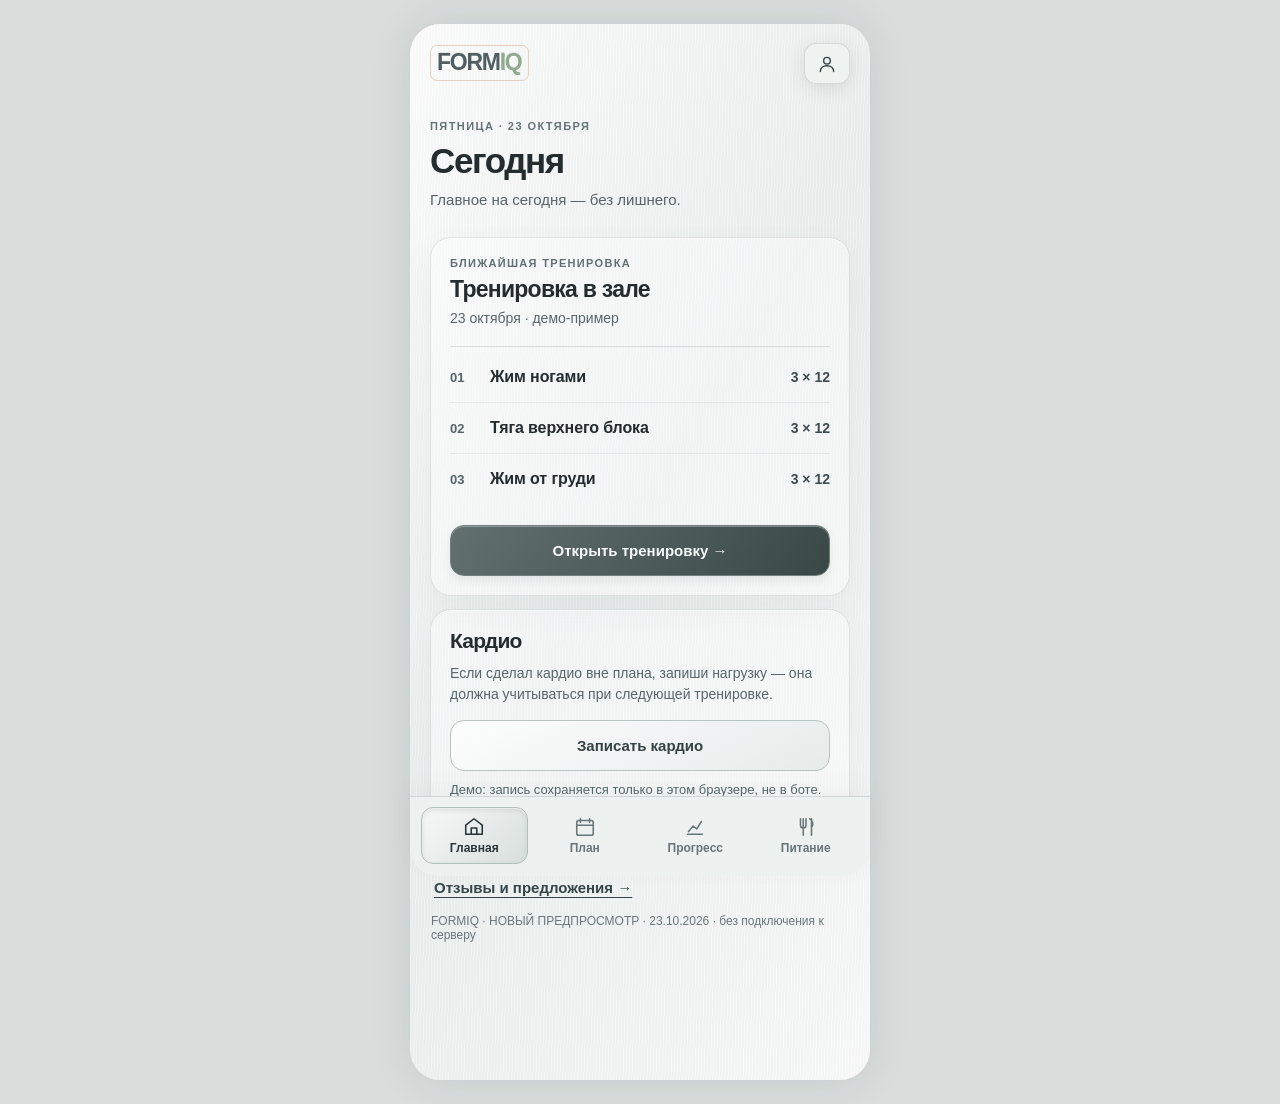
<file: preview-rebuilt/index.html>
<!doctype html>
<html lang="ru">
<head>
<meta charset="utf-8">
<meta name="viewport" content="width=device-width, initial-scale=1, viewport-fit=cover">
<meta name="theme-color" content="#f2f4f3">
<title>FORMIQ — новый предпросмотр</title>
<style>
:root{color-scheme:light;--ink:#242c2d;--secondary:#586366;--faint:#6b7779;--line:rgba(101,113,117,.20);--silver:#dfe4e3;--silver-dark:#c9d1d0;--ivory:#f7f9f8;--pistachio:#91a98c;--orange:#bc7b52;--shadow:0 13px 34px rgba(55,68,69,.055);font-family:-apple-system,BlinkMacSystemFont,"SF Pro Display",Inter,"Segoe UI",Arial,sans-serif}
*{box-sizing:border-box}html{min-height:100%;-webkit-text-size-adjust:100%}body{margin:0;color:var(--ink);-webkit-font-smoothing:antialiased;background:#d9dedd;font-size:15px}button,input,select,textarea{font:inherit;color:inherit}button{cursor:pointer;-webkit-tap-highlight-color:transparent}button:focus-visible,input:focus-visible,textarea:focus-visible{outline:2px solid #53605f;outline-offset:2px}input,textarea{font-size:16px}p{line-height:1.5}.app{width:100%;max-width:460px;min-height:100dvh;margin:auto;position:relative;overflow-x:hidden;background:repeating-linear-gradient(92deg,rgba(255,255,255,.19) 0px,rgba(255,255,255,.19) 1px,rgba(76,87,90,.010) 1px,rgba(76,87,90,.010) 3px),linear-gradient(122deg,#fafbfa 2%,#e9eeed 48%,#f7f8f7 99%);box-shadow:0 0 42px rgba(36,44,43,.11)}.view{padding:calc(18px + env(safe-area-inset-top)) 20px calc(108px + env(safe-area-inset-bottom));min-height:100dvh}.view.no-bottom{padding-bottom:calc(125px + env(safe-area-inset-bottom))}.header{display:flex;align-items:center;justify-content:space-between;gap:12px;margin-bottom:32px;min-height:42px}.brand{display:inline-flex;align-items:center;gap:0;font-size:23px;font-weight:840;letter-spacing:-1.25px;white-space:nowrap;color:#515e61;line-height:1.2;border:.6px solid rgba(188,123,82,.32);border-radius:7px;padding:3px 6px 4px;text-shadow:0 1px rgba(255,255,255,.8),0 -1px rgba(90,106,104,.12)}.brand em{font-style:normal;color:var(--pistachio)}.head-actions{display:flex;align-items:center;gap:7px}.profile-open,.back{border:1px solid var(--line);background:linear-gradient(145deg,#fff9,#e7ebea);height:41px;border-radius:12px;display:inline-flex;align-items:center;justify-content:center;padding:0 12px;color:#394547;font-size:13px;font-weight:720}.profile-open svg{width:20px;height:20px}.back{gap:7px;padding:0 12px}.back svg{width:17px;height:17px}.kicker{font-size:11px;font-weight:760;letter-spacing:.13em;color:#677375;text-transform:uppercase}.title{font-size:35px;letter-spacing:-1.4px;line-height:1.07;font-weight:810;margin:9px 0 10px}.intro{font-size:15px;line-height:1.52;color:var(--secondary);margin:0 0 25px}.section-h{font-size:18px;font-weight:780;letter-spacing:-.4px;margin:24px 0 13px}.surface{background:rgba(255,255,255,.38);border:1px solid rgba(120,133,136,.20);border-radius:21px;padding:19px;margin-bottom:13px;box-shadow:var(--shadow),inset 0 1px rgba(255,255,255,.6)}.surface.tight{padding:14px 18px}.surface.soft{background:rgba(255,255,255,.18);box-shadow:none}.muted{color:var(--secondary)}.eyebrow{font-size:11px;letter-spacing:.12em;color:#637073;font-weight:760}.heading-row{display:flex;align-items:center;justify-content:space-between;gap:10px}.heading-row h2{font-size:23px;font-weight:780;letter-spacing:-.75px;margin:7px 0 5px}.badge{font-size:11px;font-weight:700;border:1px solid var(--line);padding:7px 10px;border-radius:99px;color:#455456;background:rgba(250,252,251,.45);white-space:nowrap}.subtitle{font-size:14px;color:#596568;margin:0}.divider{height:1px;background:var(--line);margin:17px 0 5px}.exercise{display:grid;grid-template-columns:31px minmax(0,1fr) auto;gap:9px;align-items:center;padding:15px 0;border-bottom:1px solid rgba(101,113,117,.12)}.exercise:last-of-type{border-bottom:none}.exercise-index{font-size:13px;font-weight:700;color:#566367}.exercise-name{font-size:16px;font-weight:735;line-height:1.25;letter-spacing:-.12px}.exercise-reps{font-size:14px;font-weight:700;white-space:nowrap;color:#3f4a4d}.button-main,.button-subtle{min-height:51px;width:100%;border-radius:14px;font-size:15px;font-weight:760;padding:12px 16px;display:inline-flex;align-items:center;justify-content:center;gap:10px}.button-main{border:1px solid #73817e;color:#f8f9f8;background:linear-gradient(130deg,#63716e,#394746);box-shadow:0 5px 10px #49575518,inset 0 1px #ffffff4d}.button-subtle{border:1px solid #b9c3c1;background:linear-gradient(155deg,#fdfefe,#e6ebea);color:#344143}.workout-cta{margin-top:21px}.plain-link{border:none;background:transparent;color:#364648;font-size:15px;font-weight:700;text-decoration:underline;text-underline-offset:4px;padding:13px 3px;display:inline-flex;align-items:center}.summary-grid{display:grid;grid-template-columns:1fr 1fr;gap:10px}.metric{padding:16px;border:1px solid var(--line);border-radius:17px;background:rgba(255,255,255,.28)}.metric strong{display:block;font-size:25px;line-height:1.25;letter-spacing:-.8px;margin:6px 0 4px}.metric span{color:var(--secondary);font-size:13px;line-height:1.4}.footline{border-top:1px solid var(--line);margin-top:30px;padding:15px 1px 0;display:flex;flex-direction:column;gap:5px;align-items:flex-start}.footline small{font-size:12px;color:#6b7779}.bottom-nav{position:fixed;z-index:40;bottom:0;left:50%;transform:translateX(-50%);width:100%;max-width:460px;padding:10px 11px max(12px,env(safe-area-inset-bottom));display:grid;grid-template-columns:repeat(4,minmax(0,1fr));gap:4px;background:rgba(237,241,240,.96);border-top:1px solid rgba(107,121,122,.22);box-shadow:0 -8px 24px #53605e0c;backdrop-filter:blur(24px);-webkit-backdrop-filter:blur(24px)}.nav-item{height:57px;border:1px solid transparent;border-radius:12px;background:transparent;display:flex;flex-direction:column;align-items:center;justify-content:center;gap:3px;color:#697678;font-size:12px;font-weight:720;white-space:nowrap;min-width:0}.nav-item svg{width:22px;height:22px;stroke:currentColor;fill:none;stroke-width:1.7;stroke-linecap:round;stroke-linejoin:round}.nav-item.active{color:#283537;background:linear-gradient(135deg,#f6f8f7,#d8dfdd);box-shadow:inset 0 2px 5px #5767642a,inset 0 1px 1px #fff;border-color:#b2bfbc}.week-selector{display:grid;grid-template-columns:repeat(4,1fr);gap:7px;margin:5px 0 19px}.week-selector button{height:49px;border:1px solid #c0c9c7;border-radius:13px;background:rgba(255,255,255,.34);font-size:14px;font-weight:750}.week-selector button.on,.choice.on,.weekday.on{background:linear-gradient(135deg,#d7dedc,#e8eeec);border-color:#8c9b98;box-shadow:inset 0 2px 5px #55656026;color:#243033}.date-toggle{border:0;background:transparent;width:100%;min-height:43px;display:flex;align-items:center;justify-content:space-between;gap:10px;padding:4px 0;font-size:17px;font-weight:780;text-align:left}.date-toggle .chevron{font-size:22px;color:#5c6969;font-weight:400}.calendar{border-top:1px solid var(--line);padding:14px 0 5px;margin-top:10px}.cal-head{display:flex;justify-content:space-between;align-items:center;gap:8px;margin:3px 0 13px}.cal-head strong{font-size:15px}.cal-arrow{width:33px;height:33px;border:1px solid #c4cecc;border-radius:9px;background:#edf1f0;color:#465454;font-size:18px}.cal-days,.cal-grid{display:grid;grid-template-columns:repeat(7,minmax(0,1fr));gap:4px;text-align:center}.cal-days span{font-size:11px;color:#5f6d6e;padding:7px 0}.cal-grid button{aspect-ratio:1/1;min-height:36px;border:1px solid transparent;border-radius:9px;background:transparent;font-size:13px;font-weight:650}.cal-grid button:disabled{opacity:0;pointer-events:none}.cal-grid button.workout-day{box-shadow:inset 0 -2px 0 #85928f}.cal-grid button.today{border-color:#b5c2bf}.cal-grid button.selected{background:#d4ddda;border-color:#81918e;box-shadow:inset 0 1px 3px #4b5e5922}.cal-help{font-size:12px;color:#637172;margin:11px 0 1px;line-height:1.5}.plan-list{margin-top:10px}.plan-entry{display:grid;grid-template-columns:31px minmax(0,1fr) auto;align-items:center;gap:11px;border-top:1px solid var(--line);width:100%;padding:17px 2px;text-align:left;background:transparent;min-height:70px;border-left:0;border-right:0;border-bottom:0}.plan-entry strong{display:block;font-size:16px;font-weight:735}.plan-entry small{display:block;font-size:13px;color:#657172;margin-top:4px}.plan-entry>span:last-child{font-size:21px;color:#52605f}.plan-num{font-size:14px;font-weight:750;color:#657374}.status-line{display:flex;gap:11px;align-items:flex-start;font-size:14px;color:#586567;line-height:1.45}.status-dot{display:inline-block;width:7px;height:7px;margin:6px 0 0;border-radius:50%;background:#7d928a;flex:none}.form-row{display:grid;grid-template-columns:repeat(3,minmax(0,1fr));gap:10px}.field{display:flex;flex-direction:column;gap:8px;font-size:14px;font-weight:740;color:#344244}.field input,.field textarea{width:100%;border:1px solid #b9c6c3;border-radius:12px;background:rgba(255,255,255,.56);padding:12px 13px;min-height:49px;min-width:0;color:var(--ink);font-weight:670;outline-color:#657574}.field input::placeholder,.field textarea::placeholder{color:#6d797a;opacity:.9;font-weight:480}.field textarea{min-height:107px;resize:vertical;line-height:1.5;font-size:15px}.field small{font-weight:550;color:#687577;font-size:12px}.option-grid{display:grid;grid-template-columns:1fr 1fr;gap:9px;margin:11px 0 15px}.choice{min-height:47px;border:1px solid #c0cbc8;border-radius:12px;background:rgba(255,255,255,.30);text-align:center;padding:10px;font-size:14px;font-weight:700;color:#3f4c4f;line-height:1.22}.choice.goal{min-height:63px;text-align:left;padding:12px;display:flex;align-items:center}.weekdays{display:grid;grid-template-columns:repeat(7,minmax(0,1fr));gap:5px;margin:12px 0 16px}.weekday{min-height:43px;border-radius:11px;border:1px solid #c0cbc8;background:rgba(255,255,255,.34);font-weight:750;font-size:12px;padding:0;min-width:0}.section-label{font-size:17px;letter-spacing:-.25px;font-weight:770;margin:21px 0 9px}.input-note{font-size:13px;color:#586668;margin:5px 0 0;line-height:1.45}.range-row{display:flex;align-items:center;justify-content:space-between;gap:10px;margin:11px 0 10px}.range-row span{font-size:15px;font-weight:710}.range-row strong{font-size:18px}.range{width:100%;accent-color:#62706d;cursor:pointer;height:29px;margin:0}.range-labels{display:flex;justify-content:space-between;color:#617071;font-size:12px}.checkbox-line{display:flex;align-items:flex-start;gap:11px;font-size:13px;font-weight:560;line-height:1.5;color:#3c494b;margin-top:13px}.checkbox-line input{width:18px;height:18px;accent-color:#63736e;flex:none;margin:1px 0 0}.note{font-size:13px;color:#566466;line-height:1.5;padding:12px 13px;background:rgba(218,226,224,.44);border-radius:13px;margin:13px 0}.two-buttons{display:flex;gap:9px}.two-buttons>*{flex:1;min-width:0}.chart-block{margin-top:11px}.chart-caption{display:flex;justify-content:space-between;align-items:center;gap:12px;margin-bottom:12px}.chart-caption strong{font-size:16px}.chart-caption small{font-size:12px;color:#627072}.chart-area{width:100%;display:block;height:auto;overflow:visible}.chart-leg{margin:7px 0 0;font-size:12px;color:#637073}.segmented{display:grid;grid-template-columns:1fr 1fr;border:1px solid #becac7;background:rgba(232,237,236,.55);padding:4px;border-radius:13px;gap:3px;margin:15px 0}.segmented button{min-height:41px;border-radius:10px;border:0;background:transparent;font-size:13px;font-weight:720}.segmented button.on{background:linear-gradient(150deg,#fcfdfc,#dbe2df);box-shadow:0 1px 5px #5a6b6630}.nutrition-ring{width:110px;height:110px;border-radius:50%;border:12px solid #cad5d0;display:flex;flex-direction:column;align-items:center;justify-content:center;background:linear-gradient(135deg,#f8faf9,#e9eeec);flex:none}.nutrition-ring b{font-size:22px;letter-spacing:-.6px}.nutrition-ring span{font-size:12px;color:#5e6c6d}.nutrition-today{display:flex;align-items:center;gap:18px}.nutrition-today h3{font-size:21px;line-height:1.2;margin:0 0 6px;letter-spacing:-.55px}.nutrition-today p{font-size:13px;color:#596669;margin:0}.macro{display:flex;align-items:center;justify-content:space-between;gap:15px;padding:16px 0;border-top:1px solid var(--line)}.macro strong{font-size:16px}.macro span{font-size:13px;color:#526062}.modal-wrap{position:fixed;z-index:100;inset:0;background:rgba(33,42,42,.47);display:flex;align-items:flex-end;justify-content:center}.modal-panel{background:linear-gradient(140deg,#f8faf9,#e1e7e5);padding:24px 20px max(20px,env(safe-area-inset-bottom));width:100%;max-width:460px;border-radius:24px 24px 0 0;box-shadow:0 -8px 44px #17202033;max-height:85dvh;overflow:auto}.modal-panel h2{margin:0 0 11px;font-size:23px;letter-spacing:-.5px}.modal-panel p{font-size:14px;color:#455355;line-height:1.5;margin:0 0 14px}.modal-panel textarea{width:100%;min-height:120px;border:1px solid #b6c5c1;border-radius:13px;padding:12px;font-size:15px;resize:vertical;background:#fff9}.modal-panel button{margin-top:11px}.toast{position:fixed;z-index:200;bottom:calc(100px + env(safe-area-inset-bottom));left:50%;transform:translateX(-50%);width:calc(100% - 28px);max-width:426px;text-align:center;color:#f6f8f7;background:#354341;border-radius:14px;padding:14px 18px;font-size:14px;line-height:1.4;box-shadow:0 10px 25px #19232135}.sublink{font-size:13px;color:#546263;text-decoration:none;border-bottom:1px solid #9ca9a5}.empty{color:#667476;font-size:14px;line-height:1.45}.tight-title{margin-bottom:9px}@media(min-width:750px){.app{margin:24px auto;min-height:calc(100dvh - 48px);border-radius:30px;overflow:hidden}.bottom-nav{bottom:24px;border-radius:0 0 28px 28px;max-width:460px}.modal-panel{border-radius:24px 24px 0 0}.view{min-height:calc(100dvh - 48px)}}@media(prefers-reduced-motion:no-preference){button{transition:background .14s ease,box-shadow .14s ease,transform .1s ease}button:active{transform:scale(.985)}}

/* Mobile Safari/Telegram preview: swipe the document and keep navigation stable. */
html,body{height:auto;min-height:100%;overscroll-behavior-y:auto}
.app{height:auto;min-height:100dvh;overflow-y:visible;touch-action:pan-y}
.view{padding-bottom:calc(138px + env(safe-area-inset-bottom))}
.view.no-bottom{padding-bottom:calc(138px + env(safe-area-inset-bottom))}
.bottom-nav{touch-action:manipulation}
input,select,textarea{max-width:100%}
@media(prefers-reduced-motion:reduce){*,*:before,*:after{scroll-behavior:auto!important;animation:none!important;transition:none!important}}

/* Approved v4: calm silver date ranges instead of numbered week tabs */
.week-selector{display:grid;grid-template-columns:1fr;gap:9px;margin:5px 0 18px}
.week-selector button{height:auto;min-height:66px;width:100%;padding:12px 15px;text-align:left;display:flex;align-items:center;justify-content:space-between;gap:12px;border-radius:15px;background:rgba(255,255,255,.28);border:1px solid rgba(101,113,117,.22);box-shadow:none}
.week-selector button.on{background:linear-gradient(130deg,#e5ebe9,#d5ddda);border-color:#8c9b98;box-shadow:inset 0 1px 3px rgba(64,75,72,.12)}
.week-range{display:block;color:#293537;font-size:17px;line-height:1.25;font-weight:765;letter-spacing:-.2px}
.week-meta{display:block;margin-top:5px;color:#616e70;font-size:12px;font-weight:570}
.week-chevron{color:#617173;font-size:22px;font-weight:450;min-width:16px}
.plan-entry:disabled{opacity:1;cursor:pointer}
.history-detail{font-size:14px;line-height:1.5;color:#536164}
.connection-row{display:flex;justify-content:space-between;align-items:center;gap:12px;padding:15px 0;border-bottom:1px solid var(--line)}
.connection-row:last-child{border-bottom:0;padding-bottom:0}
.connection-title{font-weight:750;font-size:16px}
.connection-hint{font-size:13px;color:#607072;margin-top:5px}
.connection-status{font-size:12px;color:#5c696a;border:1px solid #c2ccca;border-radius:99px;padding:6px 9px;white-space:nowrap}
.home-equipment-panel{margin-top:13px;padding:16px;border:1px solid rgba(101,113,117,.20);border-radius:16px;background:rgba(255,255,255,.24)}
.home-equipment-panel textarea{display:block;width:100%;min-height:102px;margin-top:9px}
.home-equipment-panel .input-note{font-size:13px;line-height:1.45;margin:10px 0 0}

/* Approved final plan: period and training days are separate matching silver buttons. */
.week-selector{display:flex;flex-direction:column;gap:10px}
.week-group{display:flex;flex-direction:column;gap:9px;border:0;background:transparent}
.week-group > button{width:100%;min-height:68px;padding:12px 15px;text-align:left;display:flex;align-items:center;justify-content:space-between;gap:12px;border:1px solid rgba(101,113,117,.20)!important;border-radius:16px!important;background:rgba(255,255,255,.19)!important;box-shadow:none!important}
.week-group > button.on{background:linear-gradient(125deg,rgba(221,228,225,.78),rgba(245,248,247,.75))!important;border-color:#8c9b98!important}
.week-details{padding:0 0 0 10px;border:0;background:transparent}
.week-details .plan-list{display:grid;gap:9px;margin:0}
.week-details .plan-entry{width:100%;min-height:68px;padding:12px 15px;display:flex;align-items:center;justify-content:space-between;gap:12px;text-align:left;border:1px solid rgba(101,113,117,.20);border-radius:16px;background:rgba(255,255,255,.28);box-shadow:none}
.week-details .plan-entry strong{display:block;color:#293537;font-size:17px;line-height:1.25;font-weight:765}
.week-details .plan-entry small{display:block;margin-top:5px;color:#616e70;font-size:14px;line-height:1.35;font-weight:570}
.week-details .plan-chevron{font-size:22px;font-weight:450;color:#617173;flex-shrink:0}

/* Cardio follows existing monochrome style without a new bottom tab. */
.cardio-history{margin-top:12px;border-top:1px solid var(--line)}
.cardio-history-row{display:flex;align-items:center;justify-content:space-between;gap:12px;padding:12px 0;border-bottom:1px solid var(--line)}
.cardio-history-row strong{display:block;font-size:15px;font-weight:750}
.cardio-history-row small{display:block;margin-top:3px;color:var(--secondary);font-size:12px}
.cardio-history-row>.muted{font-size:12px;text-align:right}

/* Cardio modal — same silver buttons and radii as the rest of FormIQ. */
.modal-panel .cardio-type-trigger{width:100%;min-height:54px;margin-top:4px;justify-content:space-between;text-align:left}
.cardio-choices{display:grid;grid-template-columns:1fr;gap:9px;margin:14px 0 8px}
.modal-panel .cardio-choice{margin-top:0;min-height:55px;justify-content:space-between;text-align:left;font-size:16px}
.cardio-chevron{font-size:22px;color:#657575}
/* Preview-only integration state buttons in Profile */
.preview-integrations{margin:9px 0 16px}
.preview-integrations .button-subtle{min-height:46px;font-size:13px}
/* Fixed-in-view settings access: keep the approved header in place while scrolling. */
.profile-open{position:fixed;top:calc(19px + env(safe-area-inset-top));right:max(20px,calc((100vw - 460px)/2 + 20px));z-index:75;background:rgba(238,243,241,.94);-webkit-backdrop-filter:blur(12px);backdrop-filter:blur(12px);box-shadow:0 4px 18px rgba(39,50,50,.12)}
@media(min-width:750px){.profile-open{top:calc(43px + env(safe-area-inset-top))}}
.history-scroll{overflow-y:auto;overscroll-behavior:contain;max-height:min(490px,65dvh);scrollbar-width:thin;margin:11px 0 14px;border-top:1px solid var(--line)}
.history-scroll .cardio-history-row{min-height:70px}
.history-modal .button-subtle{margin-top:8px}
</style>
</head>
<body>
<div id="app" class="app" role="application" aria-label="FORMIQ — интерактивный дизайн-прототип"></div>
<script>
(()=>{
'use strict';
const app=document.getElementById('app');
const demoToday='2026-10-23'; // фиксированная дата для согласования дизайна
const goals=['Снижение веса','Набор мышечной массы','Развитие силы и выносливости','Поддержание формы'];
const dayLabels=['Пн','Вт','Ср','Чт','Пт','Сб','Вс'];
const dayLong=['Понедельник','Вторник','Среда','Четверг','Пятница','Суббота','Воскресенье'];
const icon={home:'<path d="m3 10 9-7 9 7v10H3z"/><path d="M9 20v-7h6v7"/>',plan:'<rect x="3" y="5" width="18" height="16" rx="2"/><path d="M7 3v4M17 3v4M3 10h18"/>',progress:'<path d="M4 20h16M5 17l5-6 4 3 5-8"/>',food:'<path d="M6 3v7a3 3 0 0 0 6 0V3M9 3v18M18 3v18M16 3c4 2 4 8 2 9"/>',user:'<circle cx="12" cy="8" r="4"/><path d="M4 21c0-4 3-7 8-7s8 3 8 7"/>',arrow:'<path d="m14 5-7 7 7 7"/>'};
const ico=n=>`<svg viewBox="0 0 24 24" aria-hidden="true" fill="none" stroke="currentColor" stroke-width="1.7" stroke-linecap="round" stroke-linejoin="round">${icon[n]||''}</svg>`;
const EMPTY={sex:'',age:'',height:'',weight:'',goal:'',days:[],duration:45,place:'gym',homeEquipment:'',limits:'',consent:false,confirmedLimits:''};
function loadProfile(){try{const t=localStorage.getItem('formiq_design_profile_v3');if(t){const v=JSON.parse(t);return {...EMPTY,...v,days:Array.isArray(v.days)?v.days:[]};}}catch(e){}return {...EMPTY,days:[]}}
let profile=loadProfile();
let cardioEntries=loadDemoCardio();
let previewIntegrations=loadPreviewIntegrationViews();
let strengthEntries=loadDemoStrength();
let demoWorkoutActiveDate='';
let cardioDraft={type:'',other:'',minutes:'',hr:''};
let screen='home', previous='home', aiResultOpen=false, planWeek=0, selectedDate='', modal='', chartExercise='legs', promptMode='', nutritionSaved=false, toastTimer;
function esc(v){return String(v??'').replace(/[&<>"']/g,c=>({'&':'&amp;','<':'&lt;','>':'&gt;','"':'&quot;',"'":'&#39;'}[c]));}
function dow(s){let d=new Date(s+'T12:00:00');return (d.getDay()+6)%7;}
function iso(date){const y=date.getFullYear(),m=String(date.getMonth()+1).padStart(2,'0'),d=String(date.getDate()).padStart(2,'0');return `${y}-${m}-${d}`;}
function dateObj(s){return new Date(s+'T12:00:00')}
function addDays(s,d){const v=dateObj(s);v.setDate(v.getDate()+d);return iso(v)}
function readable(s){const d=dateObj(s);return `${d.getDate()} ${['января','февраля','марта','апреля','мая','июня','июля','августа','сентября','октября','ноября','декабря'][d.getMonth()]}`}
function weekStart(i){return addDays('2026-10-19',(i-1)*7)}
function weeksDay(i,n){return addDays(weekStart(i),n)}
function spanDate(i){const a=dateObj(weekStart(i)),b=dateObj(weeksDay(i,6));if(a.getMonth()===b.getMonth()&&a.getFullYear()===b.getFullYear())return `${a.getDate()}–${b.getDate()} ${readable(weeksDay(i,6)).split(' ')[1]}`;return `${readable(weekStart(i))} — ${readable(weeksDay(i,6))}`;}
function schedule(){return profile.days.length?[...profile.days].sort((a,b)=>a-b):[0,2,4]}
function isWorkout(date){return schedule().includes(dow(date))}
/* Demo only: a session title is inferred from the exercises shown for that date.
   Production must use its actual generated/user-edited routine, never a weekday label. */
function demoWorkout(date){
  const gym=[
    [['Жим ногами','3 × 12','legs'],['Сгибание ног в тренажёре','3 × 12','legs'],['Разгибание ног в тренажёре','3 × 12','legs']],
    [['Тяга верхнего блока','3 × 12','back'],['Горизонтальная тяга','3 × 12','back'],['Жим гантелей сидя','3 × 10','shoulders']],
    [['Жим от груди','3 × 12','chest'],['Разведение рук в тренажёре','3 × 12','chest'],['Сгибание рук с гантелями','3 × 12','arms']]
  ];
  const home=[
    [['Приседания к стулу','3 × 12','legs'],['Ягодичный мост','3 × 12','legs'],['Подъём на носки','3 × 15','legs']],
    [['Отжимания от стены','3 × 12','chest'],['Подъём рук перед собой','3 × 12','shoulders'],['Отведение рук в стороны','3 × 12','shoulders']],
    [['Приседания к стулу','3 × 12','legs'],['Отжимания от стены','3 × 12','chest'],['Подъём руки и ноги на четвереньках','3 × 10','back']]
  ];
  const i=Math.max(0,schedule().indexOf(dow(date)));
  const w=Math.max(0,Math.floor((dateObj(date)-dateObj('2026-10-19'))/604800000));
  let options=profile.place==='home'?home:gym;
  // Demonstration only: select exercise examples for explicitly listed equipment.
  if(profile.place==='home'){
    const inventory=String(profile.homeEquipment||'').toLowerCase().trim();
    if(/гантел|dumbbell/.test(inventory)){
      options=[
        [['Приседания с гантелями','3 × 12','legs'],['Выпады с гантелями','3 × 10','legs'],['Подъём на носки с гантелями','3 × 15','legs']],
        [['Тяга гантели в наклоне','3 × 12','back'],['Жим гантелей сидя','3 × 10','shoulders'],['Разведение гантелей в стороны','3 × 12','shoulders']],
        [['Жим гантелей лёжа на полу','3 × 12','chest'],['Сгибание рук с гантелями','3 × 12','arms'],['Разгибание рук с гантелью','3 × 12','arms']]
      ];
    }else if(/эспандер|резин|эластичн|фитнес.лент|band/.test(inventory)){
      options=[
        [['Приседания с эспандером','3 × 12','legs'],['Ягодичный мост с эспандером','3 × 12','legs'],['Шаги в сторону с эспандером','3 × 12','legs']],
        [['Тяга эспандера к поясу','3 × 12','back'],['Разведение рук с эспандером','3 × 12','back'],['Жим эспандера вверх','3 × 10','shoulders']],
        [['Жим эспандера от груди','3 × 12','chest'],['Сгибание рук с эспандером','3 × 12','arms'],['Разгибание рук с эспандером','3 × 12','arms']]
      ];
    }else if(/гир[яиюь]|kettlebell/.test(inventory)){
      options=[
        [['Приседания с гирей у груди','3 × 12','legs'],['Подъём на носки','3 × 15','legs'],['Ягодичный мост','3 × 12','legs']],
        [['Тяга гири одной рукой','3 × 12','back'],['Подъём гири от пола','3 × 10','legs'],['Разведение рук без веса','3 × 12','shoulders']],
        [['Отжимания от стены','3 × 12','chest'],['Сгибание рук с гирей','3 × 10','arms'],['Ягодичный мост','3 × 12','legs']]
      ];
    }
  }
  return options[(w*schedule().length+i)%options.length];
}
function sessionName(date){
  const areas=[...new Set(demoWorkout(date).map(row=>row[2]))];
  if(areas.length===1) return ({legs:'Ноги',back:'Спина',shoulders:'Плечи',chest:'Грудь',arms:'Руки'})[areas[0]]||'Силовая тренировка';
  if(areas.length===2){
    const order=['legs','back','chest','shoulders','arms'];
    const names={legs:'Ноги',back:'Спина',chest:'Грудь',shoulders:'плечи',arms:'руки'};
    areas.sort((a,b)=>order.indexOf(a)-order.indexOf(b));
    return names[areas[0]]+' и '+names[areas[1]];
  }
  return 'Всё тело';
}
function demoCardio(date){
  if(!isWorkout(date))return null;
  const trainingDays=schedule();
  if(dow(date)!==trainingDays[Math.floor((trainingDays.length-1)/2)])return null;
  return {title:'Кардио',activity:profile.place==='gym'?'Велотренажёр':'Быстрая ходьба',
    minutes:Math.max(8,Math.min(15,Math.round(profile.duration/4)))};
}
function cardioDayForPeriod(i){
  const days=schedule(), middle=days[Math.floor((days.length-1)/2)];
  return weeksDay(i,middle);
}
/* Energy is an approximate MET calculation, NOT a Garmin measurement. */
function demoWeightKg(){
  const kg=Number(String(profile.weight||'').replace(',', '.'));
  return Number.isFinite(kg)&&kg>0?kg:null;
}
function approximateKcal(minutes,met,weight=demoWeightKg()){
  if(!Number.isSafeInteger(minutes)||minutes<1||!Number.isFinite(met)||met<=0||weight===null)return null;
  const kcal=Math.round(met*weight*minutes/60);
  return Number.isSafeInteger(kcal)&&kcal>=0?kcal:null;
}
function cardioMet(type){
  const t=String(type||'').toLowerCase().trim();
  if(t==='ходьба')return 3.5;
  if(t==='бег')return 8.3;
  if(t==='велосипед')return 6.8;
  if(t==='плавание')return 6.0;
  return 4.0; // Unknown activity: coarse estimate, not a measurement.
}
function cardioCalories(entry){
  if(Number.isSafeInteger(entry.estimatedKcal)&&entry.estimatedKcal>=0)return entry.estimatedKcal;
  return approximateKcal(entry.minutes,cardioMet(entry.type));
}
function caloriesDisplay(kcal){
  return kcal===null?'ккал: — (укажи вес в анкете)':'≈ '+kcal.toLocaleString('ru-RU')+' ккал';
}
function loadDemoCardio(){
  try{
    const items=JSON.parse(localStorage.getItem('formiq_preview_cardio_v1')||'[]');
    if(Array.isArray(items))return items.filter(x=>x&&Number.isSafeInteger(x.minutes)&&x.minutes>=1
      &&(!x.avgHr||(Number.isInteger(x.avgHr)&&x.avgHr>=40&&x.avgHr<=220))&&typeof x.date==='string');
  }catch(_error){}
  return [];
}
function cardioDateKey(item){
  if(typeof item.isoDate==='string'&&/^\d{4}-\d{2}-\d{2}$/.test(item.isoDate))return item.isoDate;
  const m=String(item.date||'').match(/^(\d{2})\.(\d{2})\.(\d{4})$/);
  return m?m[3]+'-'+m[2]+'-'+m[1]:null;
}
function loadDemoStrength(){
  try{
    const items=JSON.parse(localStorage.getItem('formiq_preview_strength_v1')||'[]');
    if(Array.isArray(items))return items.filter(x=>x&&/^\d{4}-\d{2}-\d{2}$/.test(x.isoDate||'')
      &&typeof x.title==='string'&&x.title.length<=100&&Number.isSafeInteger(x.minutes)&&x.minutes>0
      &&(x.avgHr===null||(Number.isInteger(x.avgHr)&&x.avgHr>=40&&x.avgHr<=220)));
  }catch(_error){}
  return [];
}
function completedStrength(date){return strengthEntries.find(x=>x.isoDate===date)||null}
function demoHistoryItems(){
  const strength=strengthEntries.map(x=>({...x,kind:'strength'}));
  const cardio=cardioEntries.map(x=>({...x,kind:'cardio',isoDate:cardioDateKey(x)}));
  return strength.concat(cardio).sort((a,b)=>String(b.isoDate||'').localeCompare(String(a.isoDate||'')));
}
function demoHistoryExamples(){
  // Static view-only examples: never stored as real user workouts.
  const sample=[
    ['22.10.2026','Силовая · Спина и плечи','52'],
    ['21.10.2026','Кардио · Ходьба','42'],
    ['19.10.2026','Силовая · Ноги','48'],
    ['17.10.2026','Кардио · Велосипед','65'],
    ['16.10.2026','Силовая · Грудь и руки','45'],
    ['14.10.2026','Кардио · Плавание','40'],
    ['12.10.2026','Силовая · Ноги','51'],
    ['10.10.2026','Кардио · Бег','32'],
    ['09.10.2026','Силовая · Спина и плечи','56'],
    ['07.10.2026','Кардио · Ходьба','38']
  ];
  return sample.map(([date,title,minutes])=>({
    date,kind:'example',type:title,minutes:Number(minutes),avgHr:null,previewExample:true
  }));
}
function historyForPreview(){
  const saved=demoHistoryItems();
  return saved.length?saved:demoHistoryExamples();
}
function historyRows(items){
  return items.map(item=>`<div class="cardio-history-row"><span><strong>${esc(item.kind==='strength'?'Силовая · '+item.title:(item.type||'Кардио'))} · ${item.minutes} мин</strong><small>${esc(item.date)}${item.previewExample?'':' · '+(previewIntegrations.garmin?'':caloriesDisplay(historyEnergy(item)))}</small></span><span class="muted">${item.previewExample?'Демо':item.avgHr?item.avgHr+' уд/мин':'Пульс не указан'}</span></div>`).join('');
}
function historyEnergy(entry){
  return Number.isSafeInteger(entry.estimatedKcal)&&entry.estimatedKcal>=0
    ?entry.estimatedKcal
    :approximateKcal(entry.minutes,entry.kind==='strength'?3.5:cardioMet(entry.type));
}
function demoRecentCardioLoad(workoutDate){
  if(workoutDate<demoToday)return false; // Never revise history.
  return cardioEntries.some(item=>{
    const key=cardioDateKey(item);
    if(!key||!Number.isInteger(item.minutes))return false;
    const delta=Math.round((dateObj(workoutDate)-dateObj(key))/86400000);
    if(delta<0||delta>2)return false;
    // Only illustrative: time and entered heart rate; not personalized recovery advice.
    return (item.minutes>=60&&delta<=1)
      ||(item.minutes>=35&&Number.isInteger(item.avgHr)&&item.avgHr>=130);
  });
}
function demoAdjustedWorkout(date){
  const rows=demoWorkout(date);
  if(!demoRecentCardioLoad(date))return rows;
  // Illustrative reduced set count only; this is NOT a medical or AI prescription.
  return rows.map(row=>[row[0],row[1].replace(/^3\s*×/,'2 ×'),row[2]]);
}
function isDemoSchedule(){return !profile.days.length}
function trainingWord(n){return n%10===1 && n%100!==11?"тренировка":([2,3,4].includes(n%10) && (n%100<12 || n%100>14)?"тренировки":"тренировок")}
function header(back=false){return `<header class="header"><span class="brand" aria-label="FORMIQ"><span>FORM</span><em>IQ</em></span>${back==='none'?'':back?`<button class="back" data-act="back">${ico('arrow')} Назад</button>`:`<button class="profile-open" data-act="profile" aria-label="Профиль">${ico('user')}</button>`}</header>`}
function foot(){return `<nav class="bottom-nav" aria-label="Главное меню">${[['home','Главная'],['plan','План'],['progress','Прогресс'],['food','Питание']].map(([name,label])=>`<button class="nav-item ${screen===name?'active':''}" data-nav="${name}" ${screen===name?'aria-current="page"':''}>${ico(name)}<span>${label}</span></button>`).join('')}</nav>`}
function nextTraining(){for(let i=0;i<14;i++){let d=addDays(demoToday,i);if(isWorkout(d))return d}return demoToday}
function home(){return `${header()}<span class="kicker">Пятница · 23 октября</span><h1 class="title">Сегодня</h1><p class="intro">Главное на сегодня — без лишнего.</p><section class="surface"><div class="heading-row"><span class="eyebrow">БЛИЖАЙШАЯ ТРЕНИРОВКА</span></div><div class="heading-row"><h2>Тренировка в зале</h2></div><p class="subtitle">${readable(nextTraining())} · демо-пример</p><div class="divider"></div>${(demoRecentCardioLoad(nextTraining())?demoAdjustedWorkout(nextTraining()).map(([name,target],i)=>[String(i+1).padStart(2,'0'),name,target]):[['01','Жим ногами','3 × 12'],['02','Тяга верхнего блока','3 × 12'],['03','Жим от груди','3 × 12']]).map(([n,t,v])=>`<div class="exercise"><span class="exercise-index">${n}</span><span class="exercise-name">${t}</span><span class="exercise-reps">${v}</span></div>`).join('')}${demoRecentCardioLoad(nextTraining())?'<p class="input-note" style="margin-top:12px">Демо: число подходов изменено после кардио. Для реальной адаптации нужна персональная оценка восстановления.</p>':''}<button class="button-main workout-cta" data-act="open-today">Открыть тренировку →</button></section><section class="surface"><div class="heading-row"><h2 style="margin:0;font-size:21px">Кардио</h2></div><p class="subtitle" style="margin-top:10px">Если сделал кардио вне плана, запиши нагрузку — она должна учитываться при следующей тренировке.</p><button class="button-subtle" data-act="cardio-add" style="margin-top:15px">Записать кардио</button><p class="input-note" style="margin-top:10px">Демо: запись сохраняется только в этом браузере, не в боте.</p></section><div class="footline"><button class="plain-link" data-act="feedback">Отзывы и предложения →</button><small>FORMIQ · НОВЫЙ ПРЕДПРОСМОТР · 23.10.2026 · без подключения к серверу</small></div>`}
function plan(){return `${header()}<span class="kicker">Персональная программа</span><h1 class="title">Твой план</h1><p class="intro">Нажми на период — занятия раскроются прямо под ним.</p><div class="week-selector" aria-label="Периоды плана">${[1,2,3,4].map(i=>{const expanded=planWeek===i;return `<div class="week-group"><button type="button" class="${expanded?'on':''}" data-week="${i}" aria-expanded="${expanded}" aria-controls="week-details-${i}" aria-label="Период ${spanDate(i)}"><span><span class="week-range">${spanDate(i)}</span><span class="week-meta">${schedule().length} ${trainingWord(schedule().length)} · ${profile.duration} минут</span></span><span class="week-chevron" aria-hidden="true">${expanded?'⌃':'⌄'}</span></button>${expanded?`<section class="week-details" id="week-details-${i}"><div class="plan-list">${schedule().map(d=>{const dt=weeksDay(i,d),past=dt<demoToday;return `<button type="button" class="plan-entry" data-date="${dt}" aria-label="${dayLong[d]}, ${readable(dt)}. ${sessionName(dt)}${demoCardio(dt)?', кардио '+demoCardio(dt).minutes+' мин':''}. ${past?'История, только просмотр':'Просмотр занятия'}"><span><strong>${dayLong[d]}</strong><small>${sessionName(dt)}${demoCardio(dt)?' · Кардио '+demoCardio(dt).minutes+' мин':''}</small></span><span class="plan-chevron" aria-hidden="true">›</span></button>`}).join('')}</div></section>`:''}</div>`}).join('')}</div>`}
function dayView(){const date=selectedDate||demoToday,workout=isWorkout(date),day=dayLong[dow(date)],past=date<demoToday,future=date>demoToday;return `${header('none')}<span class="kicker">${readable(date)} · ${day}</span><h1 class="title">${past?'История дня':workout?'Тренировка':'Восстановление'}</h1>${past?`<p class="intro">Эта дата уже прошла. Начать тренировку за прошлое число нельзя.</p><section class="surface"><span class="eyebrow">ТОЛЬКО ПРОСМОТР</span><h2 style="margin:10px 0;font-size:22px">${workout?sessionName(date):'Восстановление'}</h2><p class="history-detail">${workout?'По плану на эту дату было назначено занятие.':'В расписании это был день отдыха.'} В демонстрационном макете записи выполнения нет. После подключения дневника здесь появятся фактические результаты, если они были сохранены.</p><p class="input-note">Запустить тренировку задним числом невозможно.</p></section>`:workout?`<p class="intro">${sessionName(date)} · ${profile.duration} минут</p><section class="surface"><span class="eyebrow">${future?'ПРЕДСТОЯЩЕЕ ЗАНЯТИЕ':'СЕГОДНЯ · ПЛАН'}</span><h2 style="margin:10px 0;font-size:22px">${sessionName(date)}</h2><div class="divider"></div>${[['Разминка','5 мин'],...demoAdjustedWorkout(date).map(([name,target])=>[name,target]),...(demoCardio(date)?[[demoCardio(date).activity+' · Кардио',demoCardio(date).minutes+' мин']]:[]),['Заминка','3 мин']].map(([t,v],i)=>`<div class="exercise"><span class="exercise-index">${String(i+1).padStart(2,'0')}</span><span class="exercise-name">${t}</span><span class="exercise-reps">${v}</span></div>`).join('')}${demoRecentCardioLoad(date)?'<p class="input-note" style="margin-top:12px">Демо: уменьшено количество подходов с учётом самостоятельного кардио; решение о реальной нагрузке должно учитывать самочувствие.</p>':''}${future?'<p class="input-note" style="margin-top:16px">Это будущее занятие. Его можно посмотреть, но начать раньше выбранной даты нельзя.</p>':completedStrength(date)?'<p class="input-note" style="margin-top:16px">Тренировка завершена. Результат сохранён в истории предпросмотра.</p>':demoWorkoutActiveDate===date?'<button class="button-main workout-cta" data-act="demo-finish">Завершить тренировку</button>':'<button class="button-main workout-cta" data-act="demo-start">Начать тренировку</button>'}</section>`:`<p class="intro">На этот день тренировка не запланирована.</p><section class="surface"><h2 style="margin:0 0 10px;font-size:22px">День восстановления</h2><p class="muted">Отдых, прогулка или лёгкая активность по самочувствию.</p></section>`}<button class="button-subtle" data-act="return-home">Вернуться</button>`}
function graph(values,unit,ylab,tick=5){const w=340,h=177,left=48,right=11,top=11,bottom=37,high=Math.max(...values),low=Math.min(...values),min=Math.floor((low-tick)/tick)*tick,max=Math.ceil((high+tick)/tick)*tick,scale=v=>top+((max-v)/(max-min))*(h-top-bottom),x=i=>left+i*((w-left-right)/(values.length-1));let svg='';for(let val=min;val<=max+.0001;val+=tick){let yy=scale(val);svg+=`<line x1="${left}" y1="${yy}" x2="${w-right}" y2="${yy}" stroke="#b3c0bc" stroke-opacity=".62" stroke-width="1"/><text x="${left-10}" y="${yy+4}" fill="#556568" font-size="11" text-anchor="end">${Number(val.toFixed(1)).toLocaleString('ru-RU')}</text>`}let pts=values.map((v,i)=>`${x(i)},${scale(v)}`).join(' ');svg+=`<polyline points="${pts}" fill="none" stroke="#526762" stroke-width="2.6" stroke-linecap="round" stroke-linejoin="round"/>`;values.forEach((v,i)=>{svg+=`<circle cx="${x(i)}" cy="${scale(v)}" r="4.1" fill="#526762" stroke="#f1f5f2" stroke-width="2"/><text x="${x(i)}" y="${h-12}" text-anchor="middle" font-size="11" fill="#556467">Н${i+1}</text>`});return `<svg class="chart-area" viewBox="0 0 ${w} ${h}" role="img" aria-label="${ylab}: ${values.map((v,i)=>`неделя ${i+1} — ${v} ${unit}`).join(', ')}"><text x="6" y="9" font-size="10" fill="#556568">${unit}</text>${svg}</svg>`}
function loadPreviewIntegrationViews(){
  try{
    const saved=JSON.parse(localStorage.getItem('formiq_preview_integration_views_v1')||'{}');
    if(saved&&typeof saved==='object')
      return {garmin:saved.garmin===true,fatsecret:saved.fatsecret===true};
  }catch(_err){}
  return {garmin:false,fatsecret:false};
}
function demoActiveKcal(){
  const day=demoHistoryItems().filter(entry=>entry.isoDate===demoToday);
  let sum=0,amount=0;
  for(const entry of day){
    const kcal=historyEnergy(entry);
    if(Number.isSafeInteger(kcal)&&kcal>=0){sum+=kcal;amount++;}
  }
  return amount?{kcal:sum,activities:amount}:{kcal:null,activities:0};
}
function progressActiveCalories(){
  if(previewIntegrations.garmin){
    return `<section class="surface"><div class="heading-row"><h2 style="font-size:20px;margin:0">Garmin Connect</h2><span class="badge">Демо</span></div><div class="metric" style="margin-top:14px"><span>Активные калории Garmin</span><strong>—</strong><span>Нет данных синхронизации</span></div><p class="input-note" style="margin-top:12px">Это вид после подключения. Garmin не подключён и данные не загружены. Включено только для проверки дизайна.</p></section>`;
  }
  const active=demoActiveKcal();
  return `<section class="surface"><div class="heading-row"><h2 style="font-size:20px;margin:0">Активные калории</h2><span class="badge">Сегодня</span></div><div class="metric" style="margin-top:14px"><span>По твоим тренировкам</span><strong>${active.kcal===null?'—':'≈ '+active.kcal.toLocaleString('ru-RU')+' ккал'}</strong><span>${active.kcal===null?'Пока нет записей с оценкой ккал':active.activities+' '+trainingWord(active.activities)+' · ориентировочно'}</span></div><p class="input-note" style="margin-top:12px">Расчёт по записям силовых и кардио за сегодня, сохранённым в этом браузере. Не измерение устройства.</p></section>`;
}
function progress(){const strength=chartExercise==='legs'?[60,65,70,75]:[35,40,40,45];return `${header()}<span class="kicker">История и результаты</span><h1 class="title">Прогресс</h1><p class="intro">Каждая величина подписана. Ниже — демонстрационные данные, а не твои результаты.</p><section class="surface"><div class="chart-caption"><strong>Рабочий вес</strong><small>килограммы · 4 недели</small></div><div class="segmented"><button class="${chartExercise==='legs'?'on':''}" data-chart="legs">Жим ногами</button><button class="${chartExercise==='pull'?'on':''}" data-chart="pull">Тяга блока</button></div><div class="chart-block">${graph(strength,'кг','Рабочий вес')}</div><p class="chart-leg">Н1–Н4 — недели программы. Значения на вертикальной оси — вес в килограммах.</p></section><section class="surface"><div class="chart-caption"><strong>Масса тела</strong><small>килограммы · 4 недели</small></div><div class="chart-block">${graph([82,81.5,81,80.5],'кг','Масса тела',1)}</div><p class="chart-leg">Пример отображения динамики веса. Реальные данные появятся после подключения дневника.</p></section>${progressActiveCalories()}<section class="surface"><div class="heading-row"><h2 style="margin:0;font-size:20px">История тренировок</h2><span class="badge">По датам</span></div><p class="input-note" style="margin-top:12px">Силовые тренировки и самостоятельное кардио — в общей истории по датам. В предпросмотре ниже показаны записи, сохранённые в этом браузере.</p>${!demoHistoryItems().length?'<p class="input-note" style="margin-top:8px">Пример истории · демонстрационные занятия, не твои записи.</p>':''}<div class="cardio-history">${historyRows(historyForPreview().slice(0,3))}</div><button type="button" class="button-subtle" data-act="history-open" style="margin-top:13px">Вся история →</button></section><section class="summary-grid"><div class="metric"><span>Тренировок за месяц</span><strong>10</strong><span>Пример</span></div><div class="metric"><span>Без пропусков</span><strong>3 нед.</strong><span>Пример</span></div></section>`}
function food(){return `${header()}<span class="kicker">Рацион</span><h1 class="title">Питание</h1><p class="intro">Понятный дневник питания, без лишней информации.</p>${previewIntegrations.fatsecret?`<section class="surface"><span class="eyebrow">СЕГОДНЯ · FATSECRET · ДЕМО ВИДА</span><div class="nutrition-today" style="margin-top:15px"><div class="nutrition-ring"><b>—</b><span>ккал</span></div><div><h3>Из — ккал</h3><p>Съеденные калории из рекомендованной нормы. Нет данных синхронизации, поэтому значения не показаны.</p></div></div></section><section class="surface"><div class="heading-row"><h2 style="margin:0;font-size:20px">FatSecret</h2><span class="badge">Демо</span></div><div class="metric" style="margin-top:14px"><span>ккал / белки / жиры / углеводы</span><strong style="font-size:23px">— / — / — / —</strong><span>Нет синхронизированных данных</span></div><p class="input-note" style="margin-top:12px">Это вид после подключения. FatSecret не подключён. Включено только для проверки дизайна.</p></section>`:`<section class="surface"><span class="eyebrow">СЕГОДНЯ · ПРИМЕР</span><div class="nutrition-today" style="margin-top:15px"><div class="nutrition-ring"><b>1 640</b><span>ккал</span></div><div><h3>Из 2 200 ккал</h3><p>Данные демонстрационные. После подключения дневника они будут персональными.</p></div></div></section><section class="surface"><h2 style="font-size:21px;margin:0 0 18px">Белки, жиры, углеводы</h2>${[['Белки','112 / 150 г'],['Жиры','54 / 75 г'],['Углеводы','174 / 230 г']].map(([l,n])=>`<div class="macro"><strong>${l}</strong><span>${n}</span></div>`).join('')}</section><section class="surface soft"><h2 style="font-size:20px;margin:0 0 10px">Приёмы пищи</h2><p class="muted" style="margin:0 0 14px">Завтрак · Обед · Ужин · Перекусы</p><button class="button-subtle" data-act="food-add">Добавить приём пищи</button></section>`}`}
function choiceGroup(values,sel,attr){return `<div class="option-grid">${values.map(([val,txt])=>`<button class="choice ${sel===val?'on':''} ${attr==='goal'?'goal':''}" data-pick="${attr}" data-val="${esc(val)}" aria-pressed="${sel===val}">${esc(txt)}</button>`).join('')}</div>`}
function equipmentPanel(){
  if(profile.place!=='home')return '';
  return `<div class="home-equipment-panel" id="home-equipment-panel"><label class="field" for="homeEquipment"><strong>Какой инвентарь есть дома?</strong><textarea id="homeEquipment" rows="3" maxlength="400" placeholder="Например: гантели 5 кг, эспандер, коврик">${esc(profile.homeEquipment||'')}</textarea></label><p class="input-note">Поле необязательное. Пусто — программа без инвентаря. В этом макете показаны примеры для гантелей, эспандера и гири.</p></div>`;
}
function profileView(){return `${header(true)}<span class="kicker">Настройки</span><h1 class="title">Твой профиль</h1><p class="intro">Одна анкета, которую можно изменить в любой момент. При первом заполнении все личные поля пустые.</p><section class="surface"><h2 class="section-label" style="margin-top:0">Основные параметры</h2><p class="input-note">Пол</p>${choiceGroup([['m','Мужской'],['f','Женский']],profile.sex,'sex')}<div class="form-row"><label class="field">Возраст<input id="age" inputmode="numeric" type="number" min="14" max="100" placeholder="лет" value="${esc(profile.age)}"></label><label class="field">Рост<input id="height" inputmode="decimal" type="number" min="100" max="250" placeholder="см" value="${esc(profile.height)}"></label><label class="field">Вес<input id="weight" inputmode="decimal" type="number" min="20" max="350" step="0.1" placeholder="кг" value="${esc(profile.weight)}"></label></div><h2 class="section-label">Цель тренировок</h2>${choiceGroup(goals.map(v=>[v,v]),profile.goal,'goal')}<h2 class="section-label">Где тренируешься</h2>${choiceGroup([['gym','Тренажёрный зал'],['home','Дома']],profile.place,'place')}${equipmentPanel()}<h2 class="section-label">Дни тренировок</h2><div class="weekdays">${dayLabels.map((d,i)=>`<button class="weekday ${profile.days.includes(i)?'on':''}" data-day="${i}" aria-pressed="${profile.days.includes(i)}">${d}</button>`).join('')}</div><h2 class="section-label">Длительность занятия</h2><div class="range-row"><span>Время тренировки</span><strong id="duration-label">${profile.duration} мин</strong></div><input class="range" type="range" id="duration" min="20" max="90" step="5" value="${profile.duration}" aria-label="Длительность тренировки"><div class="range-labels"><span>20 мин</span><span>90 мин</span></div></section><section class="surface"><h2 class="section-label" style="margin-top:0">Самочувствие и ограничения</h2><p class="input-note" style="margin-bottom:12px">Опиши своими словами, что беспокоит. Никаких лишних вариантов и диагнозов.</p><label class="field"><span>Твой текст</span><textarea id="limits" placeholder="Например: беспокоит колено при приседаниях…">${esc(profile.limits)}</textarea></label><label class="checkbox-line"><input type="checkbox" id="consent" ${profile.consent?'checked':''}><span>Согласен на обработку моего описания с помощью ИИ для подготовки параметров тренировок.</span></label><button class="button-subtle" style="margin-top:17px" data-act="ai-preview">Посмотреть результат обработки</button><p class="input-note" style="margin-top:12px">В реальном приложении сюда придёт структурированный результат от ИИ. Здесь показывается твой текст без анализа и передачи на сервер.</p>${aiResultOpen?`<div class="note health-review" role="status"><strong>Проверка перед сохранением · демо</strong><p style="white-space:pre-wrap;margin:9px 0">${esc(profile.limits)}</p><p class="input-note">Это исходное описание, а не заключение ИИ. Ты подтверждаешь текст перед сохранением.</p><button class="button-subtle" data-act="confirm-limits" style="margin-top:10px">Подтвердить описание</button></div>`:''}${profile.confirmedLimits?`<div class="note health-confirmation"><strong>Описание подтверждено</strong><p style="white-space:pre-wrap;margin:9px 0 0">${esc(profile.confirmedLimits)}</p></div>`:''}</section><section class="surface soft"><h2 class="section-label" style="margin-top:0">Подключения</h2><p class="input-note">Сервисы подключаются здесь один раз, а данные отображаются в своих разделах.</p><div class="connection-row"><div><div class="connection-title">FatSecret</div><div class="connection-hint">Дневник питания → «Питание»</div></div><span class="connection-status">Не подключено</span></div><div class="preview-integrations"><button type="button" class="button-subtle" data-act="preview-fatsecret-toggle" aria-pressed="${previewIntegrations.fatsecret}">${previewIntegrations.fatsecret?'Обычный вид «Питания»':'Посмотреть вид с FatSecret · демо'}</button></div><div class="connection-row"><div><div class="connection-title">Garmin Connect</div><div class="connection-hint">Активность и восстановление → «Прогресс»</div></div><span class="connection-status">Не подключено</span></div><div class="preview-integrations"><button type="button" class="button-subtle" data-act="preview-garmin-toggle" aria-pressed="${previewIntegrations.garmin}">${previewIntegrations.garmin?'Обычный вид «Прогресса»':'Посмотреть вид с Garmin · демо'}</button></div><p class="input-note" style="margin-top:14px">Кнопки выше переключают только внешний вид предпросмотра. Аккаунты не подключаются, данные не передаются. Реальные подключения появятся после настройки авторизации.</p></section><button class="button-main" data-act="save-profile">Сохранить анкету</button><p class="input-note" style="text-align:center;margin-top:11px">В прототипе данные сохраняются только в этом браузере. Сервер и бот не изменяются.</p>`}
function toast(message){document.querySelector('.toast')?.remove();const p=document.createElement('div');p.className='toast';p.setAttribute('role','status');p.textContent=message;document.body.appendChild(p);clearTimeout(toastTimer);toastTimer=setTimeout(()=>p.remove(),4300)}
function draw(){const special=['profile','day'].includes(screen);app.innerHTML=`<main class="view ${special?'no-bottom':''}">${({home,plan,progress,food,profile:profileView,day:dayView})[screen]()}</main>${foot()}${modalHtml()}`;}
function modalHtml(){
 if(!modal)return '';
 if(modal==='history')return `<div class="modal-wrap" data-close="outside"><div class="modal-panel history-modal" role="dialog" aria-modal="true" aria-label="История тренировок"><h2>История тренировок</h2><p>${demoHistoryItems().length?'Сохранённые занятия · '+demoHistoryItems().length:'Пример истории · 10 демонстрационных занятий (не твои записи)'}. Прокручивай список, чтобы увидеть все занятия.</p><div class="history-scroll" role="region" aria-label="Прокручиваемая история тренировок" tabindex="0"><div class="cardio-history">${historyRows(historyForPreview())}</div></div><button type="button" class="button-subtle" data-act="history-close">Закрыть</button></div></div>`;
 if(modal==='cardio-type')return `<div class="modal-wrap" data-close="outside"><div class="modal-panel" role="dialog" aria-modal="true" aria-label="Выбрать вид кардио"><h2>Вид кардио</h2><div class="cardio-choices">${['Ходьба','Бег','Велосипед','Плавание','Другое'].map(type=>`<button type="button" class="button-subtle cardio-choice" data-act="cardio-type-select" data-type="${type}"><span>${type}</span><span class="cardio-chevron" aria-hidden="true">›</span></button>`).join('')}</div><button class="button-subtle" data-act="cardio-type-back">Назад</button></div></div>`;
 if(modal==='cardio-other')return `<div class="modal-wrap" data-close="outside"><div class="modal-panel" role="dialog" aria-modal="true" aria-label="Другой вид кардио"><h2>Другой вид кардио</h2><label class="field">Какое кардио ты сделал?<input id="cardio-other-name" type="text" maxlength="60" placeholder="Например: гребля" value="${esc(cardioDraft.other)}"></label><button class="button-main" data-act="cardio-other-apply">Продолжить</button><button class="button-subtle" data-act="cardio-other-back">Назад к выбору</button></div></div>`;
 if(modal==='cardio')return `<div class="modal-wrap" data-close="outside"><div class="modal-panel" role="dialog" aria-modal="true" aria-label="Записать кардио"><h2>Записать кардио</h2><p>Запиши кардио, которое сделал самостоятельно.</p><label class="field"><span>Вид кардио</span><button class="button-subtle cardio-type-trigger" type="button" data-act="cardio-type-open" aria-haspopup="dialog"><span>${esc(cardioDraft.type==='Другое'?cardioDraft.other:cardioDraft.type)||'Выбрать вид кардио'}</span><span class="cardio-chevron" aria-hidden="true">⌄</span></button></label><label class="field" style="margin-top:15px">Время, минут<input id="cardio-minutes" type="number" inputmode="numeric" min="1" placeholder="Например, 25" value="${esc(cardioDraft.minutes)}"></label><label class="field" style="margin-top:15px">Средний пульс, уд/мин · необязательно<input id="cardio-hr" type="number" inputmode="numeric" min="40" max="220" placeholder="Если измерял" value="${esc(cardioDraft.hr)}"></label><button class="button-main" data-act="cardio-save">Сохранить кардио</button><button class="button-subtle" data-act="modal-close">Отмена</button><p class="input-note">Калории оцениваются по виду кардио, времени и весу из анкеты; пульс сохраняется отдельно. Garmin Connect пока не подключён: после настройки официальной синхронизации приложение сможет сверять данные занятия с Garmin. Демо: в настоящий FORMIQ данные не отправляются.</p></div></div>`;
 if(modal==='strength-finish')return `<div class="modal-wrap" data-close="outside"><div class="modal-panel" role="dialog" aria-modal="true" aria-label="Завершить силовую тренировку"><h2>Тренировка завершена</h2><p>Укажи фактическое время занятия. Средний пульс можно оставить пустым, если его не измерял.</p><label class="field">Время тренировки, минут<input id="strength-minutes" type="number" inputmode="numeric" min="1" placeholder="Фактическое время"></label><label class="field" style="margin-top:15px">Средний пульс, уд/мин · необязательно<input id="strength-hr" type="number" inputmode="numeric" min="40" max="220" placeholder="Если измерял"></label><p class="input-note" style="margin-top:12px">Garmin Connect пока не подключён. При появлении официальной синхронизации данные занятия будем искать по времени и типу активности. Расход ккал здесь ориентировочный.</p><button class="button-main" data-act="strength-save">Сохранить результат</button><button class="button-subtle" data-act="strength-finish-cancel">Продолжить тренировку</button></div></div>`;
  if(modal==='feedback')return `<div class="modal-wrap" data-close="outside"><div class="modal-panel" role="dialog" aria-modal="true" aria-label="Отзывы и предложения"><h2>Отзывы и предложения</h2><p>Напиши, что улучшить. В этом дизайн-прототипе сообщения не отправляются и никому не приходят.</p><textarea id="feedback-msg" placeholder="Твоя идея или замечание…"></textarea><button class="button-main" data-act="feedback-confirm">Проверить отзыв (без отправки)</button><button class="button-subtle" data-act="modal-close">Закрыть</button></div></div>`;return ''}
function setScreen(next){if(next==='profile'){previous=screen==='day'?'plan':screen}else if(next==='day'){previous='plan'}screen=next;modal='';draw();window.scrollTo({top:0,behavior:'instant'});}
function saveInlineFields(){for(let key of ['age','height','weight','limits','homeEquipment']){const el=document.getElementById(key);if(el)profile[key]=el.value}const c=document.getElementById('consent');if(c)profile.consent=c.checked;const range=document.getElementById('duration');if(range)profile.duration=Number(range.value)}
app.addEventListener('input',e=>{const t=e.target;if(['age','height','weight','limits','homeEquipment'].includes(t.id)){if(t.id==='limits'&&profile.limits!==t.value){profile.confirmedLimits='';aiResultOpen=false;document.querySelector('.health-review')?.remove();document.querySelector('.health-confirmation')?.remove();}profile[t.id]=t.value}if(t.id==='duration'){profile.duration=Number(t.value);document.getElementById('duration-label').textContent=`${profile.duration} мин`}});
app.addEventListener('change',e=>{if(e.target.id==='consent'){profile.consent=e.target.checked;if(!profile.consent){profile.confirmedLimits='';aiResultOpen=false;}}});
app.addEventListener('click',e=>{
const nav=e.target.closest('[data-nav]');if(nav){saveInlineFields();setScreen(nav.dataset.nav);return;}
const choose=e.target.closest('[data-pick]');if(choose){saveInlineFields();profile[choose.dataset.pick]=choose.dataset.val;draw();return;}
const wd=e.target.closest('[data-day]');if(wd){saveInlineFields();const n=Number(wd.dataset.day);profile.days=profile.days.includes(n)?profile.days.filter(x=>x!==n):[...profile.days,n].sort((a,b)=>a-b);draw();return;}
const wk=e.target.closest('[data-week]');if(wk){const selected=Number(wk.dataset.week);planWeek=planWeek===selected?0:selected;draw();return;}
const chart=e.target.closest('[data-chart]');if(chart){chartExercise=chart.dataset.chart;draw();return;}
const date=e.target.closest('[data-date]');if(date){selectedDate=date.dataset.date;setScreen('day');return;}
const act=e.target.closest('[data-act]');if(!act){if(e.target.classList?.contains('modal-wrap')){modal='';draw()}return;}
switch(act.dataset.act){
case 'profile':setScreen('profile');break;
case 'history-open':modal='history';draw();break;
case 'history-close':modal='';draw();break;
case 'preview-fatsecret-toggle':
case 'preview-garmin-toggle':{
  const key=act.dataset.act==='preview-fatsecret-toggle'?'fatsecret':'garmin';
  const updated={...previewIntegrations,[key]:!previewIntegrations[key]};
  try{localStorage.setItem('formiq_preview_integration_views_v1',JSON.stringify(updated));}
  catch(_err){toast('Не удалось сохранить выбор вида в браузере.');break;}
  previewIntegrations=updated;draw();break;
}
case 'back':setScreen(previous==='profile'?'home':previous);break;
case 'return-home':setScreen('home');break;
case 'open-today':selectedDate=nextTraining();setScreen('day');break;
case 'demo-start':{
  if(selectedDate!==demoToday||!isWorkout(selectedDate)||completedStrength(selectedDate)){
    toast('Начать можно только сегодняшнюю незавершённую тренировку.');break;
  }
  demoWorkoutActiveDate=selectedDate;draw();
  toast('Демо: тренировка начата. Отметки подходов здесь не записываются.');break;
}
case 'demo-finish':{
  if(demoWorkoutActiveDate!==selectedDate||completedStrength(selectedDate)){toast('Нет активной тренировки.');break;}
  modal='strength-finish';draw();break;
}
case 'strength-finish-cancel':modal='';draw();break;
case 'strength-save':{
  if(demoWorkoutActiveDate!==selectedDate||selectedDate!==demoToday||completedStrength(selectedDate)){
    toast('Не удалось подтвердить завершение тренировки.');break;
  }
  const minText=document.getElementById('strength-minutes')?.value.trim()||'';
  const hrText=document.getElementById('strength-hr')?.value.trim()||'';
  const minutes=Number(minText),avgHr=hrText?Number(hrText):null;
  if(!/^[0-9]+$/.test(minText)||!Number.isSafeInteger(minutes)||minutes<=0){toast('Укажи фактическое время в минутах.');break;}
  if(hrText&&(!/^[0-9]+$/.test(hrText)||!Number.isInteger(avgHr)||avgHr<40||avgHr>220)){toast('Средний пульс: 40–220 уд/мин либо пустое поле.');break;}
  const item={isoDate:selectedDate,date:dateObj(selectedDate).toLocaleDateString('ru-RU'),
    title:sessionName(selectedDate),minutes,avgHr,estimatedKcal:approximateKcal(minutes,3.5),
    weightKgAtRecord:demoWeightKg()};
  const updated=[item,...strengthEntries];
  try{localStorage.setItem('formiq_preview_strength_v1',JSON.stringify(updated));}
  catch(_error){toast('Не удалось сохранить в браузере.');break;}
  strengthEntries=updated;demoWorkoutActiveDate='';modal='';setScreen('home');
  toast('Результат силовой записан в историю предпросмотра.');break;
}
case 'food-add':toast('Добавление еды появится после подключения дневника.');break;
case 'cardio-add':cardioDraft={type:'',other:'',minutes:'',hr:''};modal='cardio';draw();break;
case 'cardio-type-open':
  cardioDraft.minutes=document.getElementById('cardio-minutes')?.value||'';
  cardioDraft.hr=document.getElementById('cardio-hr')?.value||'';
  modal='cardio-type';draw();break;
case 'cardio-type-back':modal='cardio';draw();break;
case 'cardio-other-back':
  cardioDraft.other=document.getElementById('cardio-other-name')?.value||cardioDraft.other;
  modal='cardio-type';draw();break;
case 'cardio-type-select':{
  const type=act.dataset.type;
  if(type==='Другое'){cardioDraft.type='Другое';modal='cardio-other';draw();}
  else if(['Ходьба','Бег','Велосипед','Плавание'].includes(type)){cardioDraft.type=type;modal='cardio';draw();}
  break;
}
case 'cardio-other-apply':{
  const typed=(document.getElementById('cardio-other-name')?.value||'').trim().replace(/\s+/g,' ');
  if(!typed||typed.length>60){toast('Напиши вид кардио, до 60 символов.');break;}
  cardioDraft.type='Другое';cardioDraft.other=typed;modal='cardio';draw();break;
}
case 'cardio-save':{
  const type=cardioDraft.type==='Другое'?cardioDraft.other:cardioDraft.type;
  const minsText=document.getElementById('cardio-minutes')?.value.trim()||'';
  const hrText=document.getElementById('cardio-hr')?.value.trim()||'';
  const minutes=Number(minsText),avgHr=hrText?Number(hrText):null;
  if(!type||type.length>60){toast('Выбери вид кардио.');break;}
  if(!/^\d+$/.test(minsText)||!Number.isSafeInteger(minutes)||minutes<1){toast('Время должно быть положительным целым числом минут.');break;}
  if(hrText&&(!/^\d+$/.test(hrText)||avgHr<40||avgHr>220)){toast('Пульс: от 40 до 220 уд/мин или оставь поле пустым.');break;}
  const now=new Date();
  const entry={date:now.toLocaleDateString('ru-RU'),isoDate:iso(now),minutes,avgHr,type,estimatedKcal:approximateKcal(minutes,cardioMet(type)),weightKgAtRecord:demoWeightKg()};
  const updated=[entry,...cardioEntries];
  try{localStorage.setItem('formiq_preview_cardio_v1',JSON.stringify(updated));}
  catch(_error){toast('Не удалось сохранить в браузере.');break;}
  cardioEntries=updated;cardioDraft={type:'',other:'',minutes:'',hr:''};modal='';draw();
  toast('Кардио сохранено в предпросмотре.');break;
}
case 'save-profile':{saveInlineFields();try{localStorage.setItem('formiq_design_profile_v3',JSON.stringify(profile))}catch(e){toast('Браузер запретил локальное сохранение.')}toast('Анкета сохранена локально в этом браузере. Это не данные бота.');setTimeout(()=>setScreen('home'),600);break;}
case 'ai-preview':saveInlineFields();if(!profile.limits.trim()){toast('Сначала опиши, что беспокоит.');break;}if(!profile.consent){toast('Для анализа нужно отдельное согласие.');break;}aiResultOpen=true;draw();break;
case 'confirm-limits':profile.confirmedLimits=profile.limits;aiResultOpen=false;draw();toast('Описание подтверждено. Демонстрация: ИИ не запускался.');break;
case 'feedback':modal='feedback';draw();break;
case 'feedback-confirm':{const v=document.getElementById('feedback-msg')?.value.trim();toast(v?'В прототипе отзыв не отправлен. Для реальной отправки нужно подключить сервер.':'Напиши текст отзыва. Отправка в прототипе отключена.');break;}
case 'modal-close':modal='';draw();break;
}}
);
draw();
})();
</script>
</body></html>
</file>
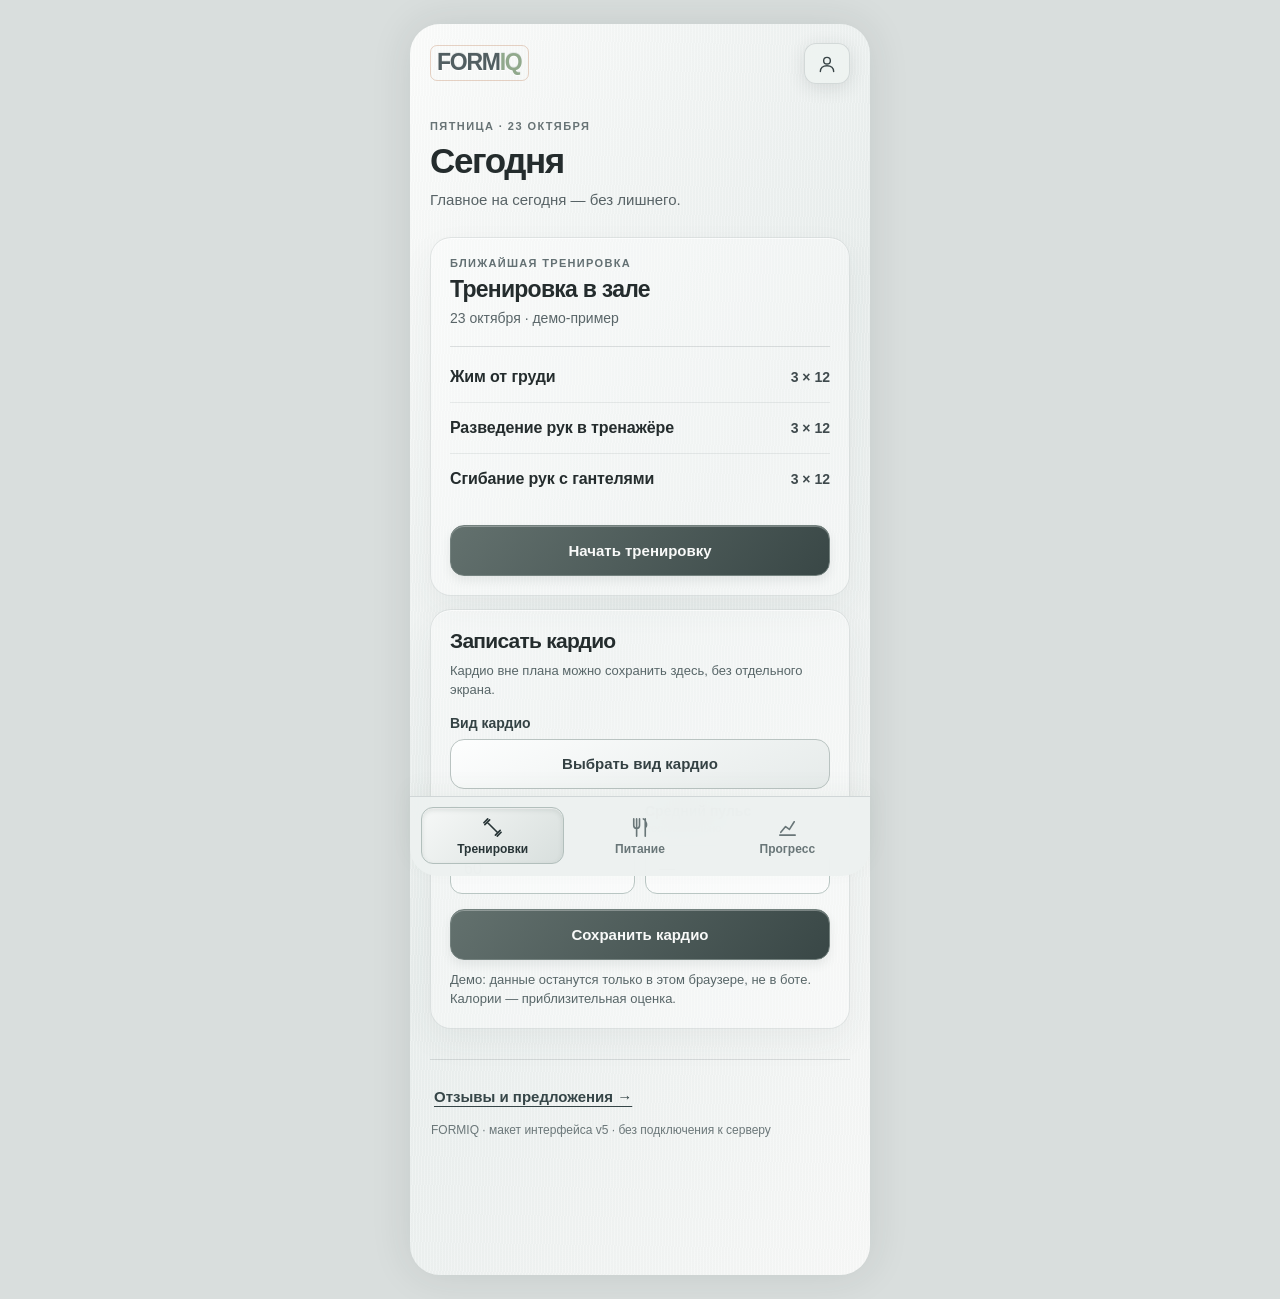
<file: preview/index.html>
<!doctype html>
<html lang="ru">
<head>
<meta charset="utf-8">
<meta name="viewport" content="width=device-width, initial-scale=1, viewport-fit=cover">
<meta name="theme-color" content="#f2f4f3">
<title>FORMIQ · Aluminium v5 — утверждённый дизайн</title>
<style>
:root{color-scheme:light;--ink:#242c2d;--secondary:#586366;--faint:#6b7779;--line:rgba(101,113,117,.20);--silver:#dfe4e3;--silver-dark:#c9d1d0;--ivory:#f7f9f8;--pistachio:#91a98c;--orange:#bc7b52;--shadow:0 13px 34px rgba(55,68,69,.055);font-family:-apple-system,BlinkMacSystemFont,"SF Pro Display",Inter,"Segoe UI",Arial,sans-serif}
*{box-sizing:border-box}html{min-height:100%;-webkit-text-size-adjust:100%}body{margin:0;color:var(--ink);-webkit-font-smoothing:antialiased;background:#d9dedd;font-size:15px}button,input,select,textarea{font:inherit;color:inherit}button{cursor:pointer;-webkit-tap-highlight-color:transparent}button:focus-visible,input:focus-visible,textarea:focus-visible{outline:2px solid #53605f;outline-offset:2px}input,textarea{font-size:16px}p{line-height:1.5}.app{width:100%;max-width:460px;min-height:100dvh;margin:auto;position:relative;overflow-x:hidden;background:repeating-linear-gradient(92deg,rgba(255,255,255,.19) 0px,rgba(255,255,255,.19) 1px,rgba(76,87,90,.010) 1px,rgba(76,87,90,.010) 3px),linear-gradient(122deg,#fafbfa 2%,#e9eeed 48%,#f7f8f7 99%);box-shadow:0 0 42px rgba(36,44,43,.11)}.view{padding:calc(18px + env(safe-area-inset-top)) 20px calc(108px + env(safe-area-inset-bottom));min-height:100dvh}.view.no-bottom{padding-bottom:calc(125px + env(safe-area-inset-bottom))}.header{display:flex;align-items:center;justify-content:space-between;gap:12px;margin-bottom:32px;min-height:42px}.brand{display:inline-flex;align-items:center;gap:0;font-size:23px;font-weight:840;letter-spacing:-1.25px;white-space:nowrap;color:#515e61;line-height:1.2;border:.6px solid rgba(188,123,82,.32);border-radius:7px;padding:3px 6px 4px;text-shadow:0 1px rgba(255,255,255,.8),0 -1px rgba(90,106,104,.12)}.brand em{font-style:normal;color:var(--pistachio)}.head-actions{display:flex;align-items:center;gap:7px}.profile-open,.back{border:1px solid var(--line);background:linear-gradient(145deg,#fff9,#e7ebea);height:41px;border-radius:12px;display:inline-flex;align-items:center;justify-content:center;padding:0 12px;color:#394547;font-size:13px;font-weight:720}.profile-open svg{width:20px;height:20px}.back{gap:7px;padding:0 12px}.back svg{width:17px;height:17px}.kicker{font-size:11px;font-weight:760;letter-spacing:.13em;color:#677375;text-transform:uppercase}.title{font-size:35px;letter-spacing:-1.4px;line-height:1.07;font-weight:810;margin:9px 0 10px}.intro{font-size:15px;line-height:1.52;color:var(--secondary);margin:0 0 25px}.section-h{font-size:18px;font-weight:780;letter-spacing:-.4px;margin:24px 0 13px}.surface{background:rgba(255,255,255,.38);border:1px solid rgba(120,133,136,.20);border-radius:21px;padding:19px;margin-bottom:13px;box-shadow:var(--shadow),inset 0 1px rgba(255,255,255,.6)}.surface.tight{padding:14px 18px}.surface.soft{background:rgba(255,255,255,.18);box-shadow:none}.muted{color:var(--secondary)}.eyebrow{font-size:11px;letter-spacing:.12em;color:#637073;font-weight:760}.heading-row{display:flex;align-items:center;justify-content:space-between;gap:10px}.heading-row h2{font-size:23px;font-weight:780;letter-spacing:-.75px;margin:7px 0 5px}.badge{font-size:11px;font-weight:700;border:1px solid var(--line);padding:7px 10px;border-radius:99px;color:#455456;background:rgba(250,252,251,.45);white-space:nowrap}.subtitle{font-size:14px;color:#596568;margin:0}.divider{height:1px;background:var(--line);margin:17px 0 5px}.exercise{display:grid;grid-template-columns:minmax(0,1fr) auto;gap:9px;align-items:center;padding:15px 0;border-bottom:1px solid rgba(101,113,117,.12)}.exercise:last-of-type{border-bottom:none}.exercise-index{font-size:13px;font-weight:700;color:#566367}.exercise-name{font-size:16px;font-weight:735;line-height:1.25;letter-spacing:-.12px}.exercise-reps{font-size:14px;font-weight:700;white-space:nowrap;color:#3f4a4d}.button-main,.button-subtle{min-height:51px;width:100%;border-radius:14px;font-size:15px;font-weight:760;padding:12px 16px;display:inline-flex;align-items:center;justify-content:center;gap:10px}.button-main{border:1px solid #73817e;color:#f8f9f8;background:linear-gradient(130deg,#63716e,#394746);box-shadow:0 5px 10px #49575518,inset 0 1px #ffffff4d}.button-subtle{border:1px solid #b9c3c1;background:linear-gradient(155deg,#fdfefe,#e6ebea);color:#344143}.workout-cta{margin-top:21px}.plain-link{border:none;background:transparent;color:#364648;font-size:15px;font-weight:700;text-decoration:underline;text-underline-offset:4px;padding:13px 3px;display:inline-flex;align-items:center}.summary-grid{display:grid;grid-template-columns:1fr 1fr;gap:10px}.metric{padding:16px;border:1px solid var(--line);border-radius:17px;background:rgba(255,255,255,.28)}.metric strong{display:block;font-size:25px;line-height:1.25;letter-spacing:-.8px;margin:6px 0 4px}.metric span{color:var(--secondary);font-size:13px;line-height:1.4}.footline{border-top:1px solid var(--line);margin-top:30px;padding:15px 1px 0;display:flex;flex-direction:column;gap:5px;align-items:flex-start}.footline small{font-size:12px;color:#6b7779}.bottom-nav{position:fixed;z-index:40;bottom:0;left:50%;transform:translateX(-50%);width:100%;max-width:460px;padding:10px 11px max(12px,env(safe-area-inset-bottom));display:grid;grid-template-columns:repeat(4,minmax(0,1fr));gap:4px;background:rgba(237,241,240,.96);border-top:1px solid rgba(107,121,122,.22);box-shadow:0 -8px 24px #53605e0c;backdrop-filter:blur(24px);-webkit-backdrop-filter:blur(24px)}.nav-item{height:57px;border:1px solid transparent;border-radius:12px;background:transparent;display:flex;flex-direction:column;align-items:center;justify-content:center;gap:3px;color:#697678;font-size:12px;font-weight:720;white-space:nowrap;min-width:0}.nav-item svg{width:22px;height:22px;stroke:currentColor;fill:none;stroke-width:1.7;stroke-linecap:round;stroke-linejoin:round}.nav-item.active{color:#283537;background:linear-gradient(135deg,#f6f8f7,#d8dfdd);box-shadow:inset 0 2px 5px #5767642a,inset 0 1px 1px #fff;border-color:#b2bfbc}.week-selector{display:grid;grid-template-columns:repeat(4,1fr);gap:7px;margin:5px 0 19px}.week-selector button{height:49px;border:1px solid #c0c9c7;border-radius:13px;background:rgba(255,255,255,.34);font-size:14px;font-weight:750}.week-selector button.on,.choice.on,.weekday.on{background:linear-gradient(135deg,#d7dedc,#e8eeec);border-color:#8c9b98;box-shadow:inset 0 2px 5px #55656026;color:#243033}.date-toggle{border:0;background:transparent;width:100%;min-height:43px;display:flex;align-items:center;justify-content:space-between;gap:10px;padding:4px 0;font-size:17px;font-weight:780;text-align:left}.date-toggle .chevron{font-size:22px;color:#5c6969;font-weight:400}.calendar{border-top:1px solid var(--line);padding:14px 0 5px;margin-top:10px}.cal-head{display:flex;justify-content:space-between;align-items:center;gap:8px;margin:3px 0 13px}.cal-head strong{font-size:15px}.cal-arrow{width:33px;height:33px;border:1px solid #c4cecc;border-radius:9px;background:#edf1f0;color:#465454;font-size:18px}.cal-days,.cal-grid{display:grid;grid-template-columns:repeat(7,minmax(0,1fr));gap:4px;text-align:center}.cal-days span{font-size:11px;color:#5f6d6e;padding:7px 0}.cal-grid button{aspect-ratio:1/1;min-height:36px;border:1px solid transparent;border-radius:9px;background:transparent;font-size:13px;font-weight:650}.cal-grid button:disabled{opacity:0;pointer-events:none}.cal-grid button.workout-day{box-shadow:inset 0 -2px 0 #85928f}.cal-grid button.today{border-color:#b5c2bf}.cal-grid button.selected{background:#d4ddda;border-color:#81918e;box-shadow:inset 0 1px 3px #4b5e5922}.cal-help{font-size:12px;color:#637172;margin:11px 0 1px;line-height:1.5}.plan-list{margin-top:10px}.plan-entry{display:grid;grid-template-columns:31px minmax(0,1fr) auto;align-items:center;gap:11px;border-top:1px solid var(--line);width:100%;padding:17px 2px;text-align:left;background:transparent;min-height:70px;border-left:0;border-right:0;border-bottom:0}.plan-entry strong{display:block;font-size:16px;font-weight:735}.plan-entry small{display:block;font-size:13px;color:#657172;margin-top:4px}.plan-entry>span:last-child{font-size:21px;color:#52605f}.plan-num{font-size:14px;font-weight:750;color:#657374}.status-line{display:flex;gap:11px;align-items:flex-start;font-size:14px;color:#586567;line-height:1.45}.status-dot{display:inline-block;width:7px;height:7px;margin:6px 0 0;border-radius:50%;background:#7d928a;flex:none}.form-row{display:grid;grid-template-columns:repeat(3,minmax(0,1fr));gap:10px}.field{display:flex;flex-direction:column;gap:8px;font-size:14px;font-weight:740;color:#344244}.field input,.field textarea{width:100%;border:1px solid #b9c6c3;border-radius:12px;background:rgba(255,255,255,.56);padding:12px 13px;min-height:49px;min-width:0;color:var(--ink);font-weight:670;outline-color:#657574}.field input::placeholder,.field textarea::placeholder{color:#6d797a;opacity:.9;font-weight:480}.field textarea{min-height:107px;resize:vertical;line-height:1.5;font-size:15px}.field small{font-weight:550;color:#687577;font-size:12px}.option-grid{display:grid;grid-template-columns:1fr 1fr;gap:9px;margin:11px 0 15px}.choice{min-height:47px;border:1px solid #c0cbc8;border-radius:12px;background:rgba(255,255,255,.30);text-align:center;padding:10px;font-size:14px;font-weight:700;color:#3f4c4f;line-height:1.22}.choice.goal{min-height:63px;text-align:left;padding:12px;display:flex;align-items:center}.weekdays{display:grid;grid-template-columns:repeat(7,minmax(0,1fr));gap:5px;margin:12px 0 16px}.weekday{min-height:43px;border-radius:11px;border:1px solid #c0cbc8;background:rgba(255,255,255,.34);font-weight:750;font-size:12px;padding:0;min-width:0}.section-label{font-size:17px;letter-spacing:-.25px;font-weight:770;margin:21px 0 9px}.input-note{font-size:13px;color:#586668;margin:5px 0 0;line-height:1.45}.range-row{display:flex;align-items:center;justify-content:space-between;gap:10px;margin:11px 0 10px}.range-row span{font-size:15px;font-weight:710}.range-row strong{font-size:18px}.range{width:100%;accent-color:#62706d;cursor:pointer;height:29px;margin:0}.range-labels{display:flex;justify-content:space-between;color:#617071;font-size:12px}.checkbox-line{display:flex;align-items:flex-start;gap:11px;font-size:13px;font-weight:560;line-height:1.5;color:#3c494b;margin-top:13px}.checkbox-line input{width:18px;height:18px;accent-color:#63736e;flex:none;margin:1px 0 0}.note{font-size:13px;color:#566466;line-height:1.5;padding:12px 13px;background:rgba(218,226,224,.44);border-radius:13px;margin:13px 0}.two-buttons{display:flex;gap:9px}.two-buttons>*{flex:1;min-width:0}.chart-block{margin-top:11px}.chart-caption{display:flex;justify-content:space-between;align-items:center;gap:12px;margin-bottom:12px}.chart-caption strong{font-size:16px}.chart-caption small{font-size:12px;color:#627072}.chart-area{width:100%;display:block;height:auto;overflow:visible}.chart-leg{margin:7px 0 0;font-size:12px;color:#637073}.segmented{display:grid;grid-template-columns:1fr 1fr;border:1px solid #becac7;background:rgba(232,237,236,.55);padding:4px;border-radius:13px;gap:3px;margin:15px 0}.segmented button{min-height:41px;border-radius:10px;border:0;background:transparent;font-size:13px;font-weight:720}.segmented button.on{background:linear-gradient(150deg,#fcfdfc,#dbe2df);box-shadow:0 1px 5px #5a6b6630}.nutrition-ring{width:110px;height:110px;border-radius:50%;border:12px solid #cad5d0;display:flex;flex-direction:column;align-items:center;justify-content:center;background:linear-gradient(135deg,#f8faf9,#e9eeec);flex:none}.nutrition-ring b{font-size:22px;letter-spacing:-.6px}.nutrition-ring span{font-size:12px;color:#5e6c6d}.nutrition-today{display:flex;align-items:center;gap:18px}.nutrition-today h3{font-size:21px;line-height:1.2;margin:0 0 6px;letter-spacing:-.55px}.nutrition-today p{font-size:13px;color:#596669;margin:0}.macro{display:flex;align-items:center;justify-content:space-between;gap:15px;padding:16px 0;border-top:1px solid var(--line)}.macro strong{font-size:16px}.macro span{font-size:13px;color:#526062}.modal-wrap{position:fixed;z-index:100;inset:0;background:rgba(33,42,42,.47);display:flex;align-items:flex-end;justify-content:center}.modal-panel{background:linear-gradient(140deg,#f8faf9,#e1e7e5);padding:24px 20px max(20px,env(safe-area-inset-bottom));width:100%;max-width:460px;border-radius:24px 24px 0 0;box-shadow:0 -8px 44px #17202033;max-height:85dvh;overflow:auto}.modal-panel h2{margin:0 0 11px;font-size:23px;letter-spacing:-.5px}.modal-panel p{font-size:14px;color:#455355;line-height:1.5;margin:0 0 14px}.modal-panel textarea{width:100%;min-height:120px;border:1px solid #b6c5c1;border-radius:13px;padding:12px;font-size:15px;resize:vertical;background:#fff9}.modal-panel button{margin-top:11px}.toast{position:fixed;z-index:200;bottom:calc(100px + env(safe-area-inset-bottom));left:50%;transform:translateX(-50%);width:calc(100% - 28px);max-width:426px;text-align:center;color:#f6f8f7;background:#354341;border-radius:14px;padding:14px 18px;font-size:14px;line-height:1.4;box-shadow:0 10px 25px #19232135}.sublink{font-size:13px;color:#546263;text-decoration:none;border-bottom:1px solid #9ca9a5}.empty{color:#667476;font-size:14px;line-height:1.45}.tight-title{margin-bottom:9px}@media(min-width:750px){.app{margin:24px auto;min-height:calc(100dvh - 48px);border-radius:30px;overflow:hidden}.bottom-nav{bottom:24px;border-radius:0 0 28px 28px;max-width:460px}.modal-panel{border-radius:24px 24px 0 0}.view{min-height:calc(100dvh - 48px)}}@media(prefers-reduced-motion:no-preference){button{transition:background .14s ease,box-shadow .14s ease,transform .1s ease}button:active{transform:scale(.985)}}

/* Mobile Safari/Telegram preview: swipe the document and keep navigation stable. */
html,body{height:auto;min-height:100%;overscroll-behavior-y:auto}
.app{height:auto;min-height:100dvh;overflow-y:visible;touch-action:pan-y}
.view{padding-bottom:calc(138px + env(safe-area-inset-bottom))}
.view.no-bottom{padding-bottom:calc(138px + env(safe-area-inset-bottom))}
.bottom-nav{touch-action:manipulation}
input,select,textarea{max-width:100%}
@media(prefers-reduced-motion:reduce){*,*:before,*:after{scroll-behavior:auto!important;animation:none!important;transition:none!important}}

/* Approved v4: calm silver date ranges instead of numbered week tabs */
.week-selector{display:grid;grid-template-columns:1fr;gap:9px;margin:5px 0 18px}
.week-selector button{height:auto;min-height:66px;width:100%;padding:12px 15px;text-align:left;display:flex;align-items:center;justify-content:space-between;gap:12px;border-radius:15px;background:rgba(255,255,255,.28);border:1px solid rgba(101,113,117,.22);box-shadow:none}
.week-selector button.on{background:linear-gradient(130deg,#e5ebe9,#d5ddda);border-color:#8c9b98;box-shadow:inset 0 1px 3px rgba(64,75,72,.12)}
.week-range{display:block;color:#293537;font-size:17px;line-height:1.25;font-weight:765;letter-spacing:-.2px}
.week-meta{display:block;margin-top:5px;color:#616e70;font-size:12px;font-weight:570}
.week-chevron{color:#617173;font-size:22px;font-weight:450;min-width:16px}
.plan-entry:disabled{opacity:1;cursor:pointer}
.history-detail{font-size:14px;line-height:1.5;color:#536164}
.connection-row{display:flex;justify-content:space-between;align-items:center;gap:12px;padding:15px 0;border-bottom:1px solid var(--line)}
.connection-row:last-child{border-bottom:0;padding-bottom:0}
.connection-title{font-weight:750;font-size:16px}
.connection-hint{font-size:13px;color:#607072;margin-top:5px}
.connection-status{font-size:12px;color:#5c696a;border:1px solid #c2ccca;border-radius:99px;padding:6px 9px;white-space:nowrap}
.home-equipment-panel{margin-top:13px;padding:16px;border:1px solid rgba(101,113,117,.20);border-radius:16px;background:rgba(255,255,255,.24)}
.home-equipment-panel textarea{display:block;width:100%;min-height:102px;margin-top:9px}
.home-equipment-panel .input-note{font-size:13px;line-height:1.45;margin:10px 0 0}

/* Approved final plan: period and training days are separate matching silver buttons. */
.week-selector{display:flex;flex-direction:column;gap:10px}
.week-group{display:flex;flex-direction:column;gap:9px;border:0;background:transparent}
.week-group > button{width:100%;min-height:68px;padding:12px 15px;text-align:left;display:flex;align-items:center;justify-content:space-between;gap:12px;border:1px solid rgba(101,113,117,.20)!important;border-radius:16px!important;background:rgba(255,255,255,.19)!important;box-shadow:none!important}
.week-group > button.on{background:linear-gradient(125deg,rgba(221,228,225,.78),rgba(245,248,247,.75))!important;border-color:#8c9b98!important}
.week-details{padding:0 0 0 10px;border:0;background:transparent}
.week-details .plan-list{display:grid;gap:9px;margin:0}
.week-details .plan-entry{width:100%;min-height:68px;padding:12px 15px;display:flex;align-items:center;justify-content:space-between;gap:12px;text-align:left;border:1px solid rgba(101,113,117,.20);border-radius:16px;background:rgba(255,255,255,.28);box-shadow:none}
.week-details .plan-entry strong{display:block;color:#293537;font-size:17px;line-height:1.25;font-weight:765}
.week-details .plan-entry small{display:block;margin-top:5px;color:#616e70;font-size:14px;line-height:1.35;font-weight:570}
.week-details .plan-chevron{font-size:22px;font-weight:450;color:#617173;flex-shrink:0}

/* Cardio follows existing monochrome style without a new bottom tab. */
.cardio-history{margin-top:12px;border-top:1px solid var(--line)}
.cardio-history-row{display:flex;align-items:center;justify-content:space-between;gap:12px;padding:12px 0;border-bottom:1px solid var(--line)}
.cardio-history-row strong{display:block;font-size:15px;font-weight:750}
.cardio-history-row small{display:block;margin-top:3px;color:var(--secondary);font-size:12px}
.cardio-history-row>.muted{font-size:12px;text-align:right}

/* Cardio modal — same silver buttons and radii as the rest of FormIQ. */
.modal-panel .cardio-type-trigger{width:100%;min-height:54px;margin-top:4px;justify-content:space-between;text-align:left}
.cardio-choices{display:grid;grid-template-columns:1fr;gap:9px;margin:14px 0 8px}
.modal-panel .cardio-choice{margin-top:0;min-height:55px;justify-content:space-between;text-align:left;font-size:16px}
.cardio-chevron{font-size:22px;color:#657575}
/* Preview-only integration state buttons in Profile */
.preview-integrations{margin:9px 0 16px}
.preview-integrations .button-subtle{min-height:46px;font-size:13px}
/* Fixed-in-view settings access: keep the approved header in place while scrolling. */
.profile-open{position:fixed;top:calc(19px + env(safe-area-inset-top));right:max(20px,calc((100vw - 460px)/2 + 20px));z-index:75;background:rgba(238,243,241,.94);-webkit-backdrop-filter:blur(12px);backdrop-filter:blur(12px);box-shadow:0 4px 18px rgba(39,50,50,.12)}
@media(min-width:750px){.profile-open{top:calc(43px + env(safe-area-inset-top))}}
.history-scroll{overflow-y:auto;overscroll-behavior:contain;max-height:min(490px,65dvh);scrollbar-width:thin;margin:11px 0 14px;border-top:1px solid var(--line)}
.history-scroll .cardio-history-row{min-height:70px}
.history-modal .button-subtle{margin-top:8px}
/* Keep the cardio sheet's heading at the top of the visible screen while typing. */
.modal-wrap.cardio-entry:focus-within{align-items:flex-start}
.modal-wrap.cardio-entry:focus-within .modal-panel{border-radius:0 0 24px 24px;max-height:calc(100% - 4px);padding-top:calc(14px + env(safe-area-inset-top))}
.modal-wrap.cardio-entry.keyboard-open{align-items:flex-start}
.modal-wrap.cardio-entry.keyboard-open .modal-panel{border-radius:0 0 24px 24px;max-height:calc(100% - 4px);padding-top:calc(14px + env(safe-area-inset-top))}
.cardio-inline .cardio-type-trigger{width:100%;margin:0;justify-content:center;min-height:50px}
.cardio-inline-choices{margin:10px 0 4px;gap:7px}
.cardio-inline .cardio-choice{margin-top:0;min-height:46px;justify-content:flex-start}
.cardio-input-grid{display:grid;grid-template-columns:1fr 1fr;gap:10px;margin-top:14px}
.cardio-input-grid .field{min-width:0}
.cardio-input-grid .field>span{min-height:34px}
.cardio-input-grid .field small{font-size:11px;font-weight:500}
.cardio-inline{scroll-margin-top:12px}
body.cardio-typing .bottom-nav{visibility:hidden}
.history-modal{display:flex;flex-direction:column;overflow:hidden;max-height:82dvh}
.history-top{display:flex;align-items:center;justify-content:space-between;gap:12px;flex-shrink:0}
.history-top h2{margin:0}
.history-top .history-close{margin:0;min-width:82px;min-height:42px;padding:9px 12px;border-radius:12px;border:1px solid #b9c3c1;background:rgba(255,255,255,.55);font-size:13px;font-weight:750}
.history-modal .history-scroll{min-height:0;max-height:none;flex:1;margin-bottom:0}

.bottom-nav{grid-template-columns:repeat(3,minmax(0,1fr))}
.nav-item svg{width:23px;height:23px}
.plan-grid{display:grid;grid-template-columns:1fr 1fr;gap:9px}
.plan-period{min-height:54px;padding:10px 8px;border:1px solid rgba(101,113,117,.22);border-radius:14px;background:rgba(255,255,255,.22);font-size:13px;line-height:1.3;font-weight:760;text-align:center}
.plan-period.on{background:linear-gradient(135deg,#d8e0dd,#eef2f0);border-color:#849591}
.plan-period-days{margin-top:13px;border-top:1px solid var(--line);padding-top:8px}
.plan-day{width:100%;display:flex;justify-content:space-between;align-items:center;gap:8px;text-align:left;padding:13px 3px;border:0;border-bottom:1px solid var(--line);background:transparent}
.plan-day strong{font-size:14px;display:block}.plan-day small{font-size:12px;display:block;margin-top:4px;color:#627172}
.history-date-button{min-height:40px;white-space:nowrap;border-radius:12px;border:1px solid #adbcb8;padding:9px 12px;font-size:13px;font-weight:750;background:rgba(235,241,238,.65)}
.date-filter-summary{display:flex;justify-content:space-between;align-items:center;gap:8px;font-size:13px;margin:10px 0}
.date-filter-summary button{font-size:12px;padding:3px}
.calendar-controls{display:flex;align-items:center;justify-content:space-between;margin:19px 0 12px}
.calendar-controls button{border:1px solid #bdcac6;background:rgba(255,255,255,.5);min-height:40px;min-width:42px;border-radius:11px;font-size:22px}
.history-cal-grid{display:grid;grid-template-columns:repeat(7,minmax(0,1fr));gap:4px;margin-bottom:16px}
.history-cal-grid>*{min-width:0;min-height:39px;display:flex;align-items:center;justify-content:center}
.history-cal-grid .cal-weekday{color:#617172;font-size:11px;min-height:24px}
.history-cal-grid button{border:1px solid transparent;border-radius:10px;background:rgba(255,255,255,.32);font-size:13px}
.history-cal-grid button.selected{border-color:#81918d;background:#d5dedb;font-weight:800}
.workout-exercise{font-size:27px;letter-spacing:-.6px;margin:10px 0}
.workout-input-grid{display:grid;grid-template-columns:1fr 1fr;gap:12px;margin-top:19px}
.rest-number{font-size:64px;font-weight:810;letter-spacing:-2px;text-align:center;margin:20px 0 10px;font-variant-numeric:tabular-nums}
.workout-plan-row{padding:9px 0;display:flex;justify-content:space-between;gap:12px;font-size:13px;border-bottom:1px solid var(--line)}
.workout-plan-row strong{white-space:nowrap}.workout-plan-row.current{font-weight:750;color:#283b36}

/* Tariffs are informational until billing and entitlements are approved. */
.plans-surface{background:rgba(255,255,255,.22)}
.pricing-row{display:flex;justify-content:space-between;align-items:center;gap:12px;padding:14px 0;border-top:1px solid var(--line)}
.pricing-row strong{font-size:16px;font-weight:760;display:block}
.pricing-row small{font-size:12px;color:var(--secondary);display:block;margin-top:4px;line-height:1.35}
.pricing-row .connection-status{flex-shrink:0}

/* Review round: clean exercise lists and reachable workout inputs. */
.exercise{grid-template-columns:minmax(0,1fr) auto}
.workout-entry{scroll-margin-top:8px}
.workout-typing .bottom-nav{visibility:hidden}
.workout-typing .workout-plan-list{display:none}
.workout-typing .workout-intro{margin-bottom:10px}
.workout-typing .workout-entry{padding:14px 16px}
.workout-typing .view{padding-bottom:calc(100dvh + 300px)}
.workout-typing .workout-entry .workout-exercise{margin:6px 0;font-size:25px}
.workout-typing .workout-entry .workout-input-grid{margin-top:12px}
.workout-typing .workout-entry .input-note{margin:8px 0}
.workout-typing .workout-entry input{min-height:47px}
.history-cal-inline{margin:13px 0 5px;padding:8px 0 2px;border-top:1px solid var(--line);border-bottom:1px solid var(--line)}
.history-cal-inline .calendar-controls{margin:3px 0 12px}
.history-cal-grid button{position:relative}
.history-cal-grid button.has-workout:after{content:'';width:5px;height:5px;border-radius:100%;background:#607d70;position:absolute;bottom:3px;left:calc(50% - 2.5px)}
.history-legend-dot{display:inline-block;width:7px;height:7px;margin-right:5px;border-radius:50%;background:#607d70;vertical-align:middle}
.date-filter-summary .history-date-button{min-height:40px;font-size:13px;padding:9px 12px}
</style>
</head>
<body>
<div id="app" class="app" role="application" aria-label="FORMIQ — интерактивный дизайн-прототип"></div>
<script>
(()=>{
'use strict';
const app=document.getElementById('app');
const demoToday='2026-10-23'; // фиксированная дата для согласования дизайна
const goals=['Снижение веса','Набор мышечной массы','Развитие силы и выносливости','Поддержание формы'];
const dayLabels=['Пн','Вт','Ср','Чт','Пт','Сб','Вс'];
const dayLong=['Понедельник','Вторник','Среда','Четверг','Пятница','Суббота','Воскресенье'];
const icon={training:'<path d="m6.5 6.5 11 11M4 9l5-5M15 20l5-5M3 7l4-4M17 21l4-4M9 4l-5 5M20 15l-5 5"/>',home:'<path d="m3 10 9-7 9 7v10H3z"/><path d="M9 20v-7h6v7"/>',plan:'<rect x="3" y="5" width="18" height="16" rx="2"/><path d="M7 3v4M17 3v4M3 10h18"/>',progress:'<path d="M4 20h16M5 17l5-6 4 3 5-8"/>',food:'<path d="M6 3v7a3 3 0 0 0 6 0V3M9 3v18M18 3v18M16 3c4 2 4 8 2 9"/>',user:'<circle cx="12" cy="8" r="4"/><path d="M4 21c0-4 3-7 8-7s8 3 8 7"/>',arrow:'<path d="m14 5-7 7 7 7"/>'};
const ico=n=>`<svg viewBox="0 0 24 24" aria-hidden="true" fill="none" stroke="currentColor" stroke-width="1.7" stroke-linecap="round" stroke-linejoin="round">${icon[n]||''}</svg>`;
const EMPTY={sex:'',age:'',height:'',weight:'',goal:'',days:[],duration:45,place:'gym',homeEquipment:'',limits:'',consent:false,confirmedLimits:''};
function loadProfile(){try{const t=localStorage.getItem('formiq_design_profile_v3');if(t){const v=JSON.parse(t);return {...EMPTY,...v,days:Array.isArray(v.days)?v.days:[]};}}catch(e){}return {...EMPTY,days:[]}}
let profile=loadProfile();
let cardioEntries=loadDemoCardio();
let previewIntegrations=loadPreviewIntegrationViews();
let strengthEntries=loadDemoStrength();
let workout=loadActiveWorkout();
let demoWorkoutActiveDate=workout?.plannedDate||'';
let historyDateFilter='',historyCalMonth='2026-10',historyCalendarExpanded=false;
let cardioDraft={type:'',other:'',minutes:'',hr:''};
let cardioTypesExpanded=false;
let screen='home', previous='home', aiResultOpen=false, planWeek=0, selectedDate='', modal='', chartExercise='legs', promptMode='', nutritionSaved=false, toastTimer;
function esc(v){return String(v??'').replace(/[&<>"']/g,c=>({'&':'&amp;','<':'&lt;','>':'&gt;','"':'&quot;',"'":'&#39;'}[c]));}
function dow(s){let d=new Date(s+'T12:00:00');return (d.getDay()+6)%7;}
function iso(date){const y=date.getFullYear(),m=String(date.getMonth()+1).padStart(2,'0'),d=String(date.getDate()).padStart(2,'0');return `${y}-${m}-${d}`;}
function dateObj(s){return new Date(s+'T12:00:00')}
function addDays(s,d){const v=dateObj(s);v.setDate(v.getDate()+d);return iso(v)}
function readable(s){const d=dateObj(s);return `${d.getDate()} ${['января','февраля','марта','апреля','мая','июня','июля','августа','сентября','октября','ноября','декабря'][d.getMonth()]}`}
function weekStart(i){return addDays('2026-10-19',(i-1)*7)}
function weeksDay(i,n){return addDays(weekStart(i),n)}
function spanDate(i){const a=dateObj(weekStart(i)),b=dateObj(weeksDay(i,6));if(a.getMonth()===b.getMonth()&&a.getFullYear()===b.getFullYear())return `${a.getDate()}–${b.getDate()} ${readable(weeksDay(i,6)).split(' ')[1]}`;return `${readable(weekStart(i))} — ${readable(weeksDay(i,6))}`;}
function schedule(){return profile.days.length?[...profile.days].sort((a,b)=>a-b):[0,2,4]}
function isWorkout(date){return schedule().includes(dow(date))}
/* Demo only: a session title is inferred from the exercises shown for that date.
   Production must use its actual generated/user-edited routine, never a weekday label. */
function demoWorkout(date){
  const gym=[
    [['Жим ногами','3 × 12','legs'],['Сгибание ног в тренажёре','3 × 12','legs'],['Разгибание ног в тренажёре','3 × 12','legs']],
    [['Тяга верхнего блока','3 × 12','back'],['Горизонтальная тяга','3 × 12','back'],['Жим гантелей сидя','3 × 10','shoulders']],
    [['Жим от груди','3 × 12','chest'],['Разведение рук в тренажёре','3 × 12','chest'],['Сгибание рук с гантелями','3 × 12','arms']]
  ];
  const home=[
    [['Приседания к стулу','3 × 12','legs'],['Ягодичный мост','3 × 12','legs'],['Подъём на носки','3 × 15','legs']],
    [['Отжимания от стены','3 × 12','chest'],['Подъём рук перед собой','3 × 12','shoulders'],['Отведение рук в стороны','3 × 12','shoulders']],
    [['Приседания к стулу','3 × 12','legs'],['Отжимания от стены','3 × 12','chest'],['Подъём руки и ноги на четвереньках','3 × 10','back']]
  ];
  const i=Math.max(0,schedule().indexOf(dow(date)));
  const w=Math.max(0,Math.floor((dateObj(date)-dateObj('2026-10-19'))/604800000));
  let options=profile.place==='home'?home:gym;
  // Demonstration only: select exercise examples for explicitly listed equipment.
  if(profile.place==='home'){
    const inventory=String(profile.homeEquipment||'').toLowerCase().trim();
    if(/гантел|dumbbell/.test(inventory)){
      options=[
        [['Приседания с гантелями','3 × 12','legs'],['Выпады с гантелями','3 × 10','legs'],['Подъём на носки с гантелями','3 × 15','legs']],
        [['Тяга гантели в наклоне','3 × 12','back'],['Жим гантелей сидя','3 × 10','shoulders'],['Разведение гантелей в стороны','3 × 12','shoulders']],
        [['Жим гантелей лёжа на полу','3 × 12','chest'],['Сгибание рук с гантелями','3 × 12','arms'],['Разгибание рук с гантелью','3 × 12','arms']]
      ];
    }else if(/эспандер|резин|эластичн|фитнес.лент|band/.test(inventory)){
      options=[
        [['Приседания с эспандером','3 × 12','legs'],['Ягодичный мост с эспандером','3 × 12','legs'],['Шаги в сторону с эспандером','3 × 12','legs']],
        [['Тяга эспандера к поясу','3 × 12','back'],['Разведение рук с эспандером','3 × 12','back'],['Жим эспандера вверх','3 × 10','shoulders']],
        [['Жим эспандера от груди','3 × 12','chest'],['Сгибание рук с эспандером','3 × 12','arms'],['Разгибание рук с эспандером','3 × 12','arms']]
      ];
    }else if(/гир[яиюь]|kettlebell/.test(inventory)){
      options=[
        [['Приседания с гирей у груди','3 × 12','legs'],['Подъём на носки','3 × 15','legs'],['Ягодичный мост','3 × 12','legs']],
        [['Тяга гири одной рукой','3 × 12','back'],['Подъём гири от пола','3 × 10','legs'],['Разведение рук без веса','3 × 12','shoulders']],
        [['Отжимания от стены','3 × 12','chest'],['Сгибание рук с гирей','3 × 10','arms'],['Ягодичный мост','3 × 12','legs']]
      ];
    }
  }
  return options[(w*schedule().length+i)%options.length];
}
function sessionName(date){
  const areas=[...new Set(demoWorkout(date).map(row=>row[2]))];
  if(areas.length===1) return ({legs:'Ноги',back:'Спина',shoulders:'Плечи',chest:'Грудь',arms:'Руки'})[areas[0]]||'Силовая тренировка';
  if(areas.length===2){
    const order=['legs','back','chest','shoulders','arms'];
    const names={legs:'Ноги',back:'Спина',chest:'Грудь',shoulders:'плечи',arms:'руки'};
    areas.sort((a,b)=>order.indexOf(a)-order.indexOf(b));
    return names[areas[0]]+' и '+names[areas[1]];
  }
  return 'Всё тело';
}
function demoCardio(date){
  if(!isWorkout(date))return null;
  const trainingDays=schedule();
  if(dow(date)!==trainingDays[Math.floor((trainingDays.length-1)/2)])return null;
  return {title:'Кардио',activity:profile.place==='gym'?'Велотренажёр':'Быстрая ходьба',
    minutes:Math.max(8,Math.min(15,Math.round(profile.duration/4)))};
}
function cardioDayForPeriod(i){
  const days=schedule(), middle=days[Math.floor((days.length-1)/2)];
  return weeksDay(i,middle);
}
/* Energy is an approximate MET calculation, NOT a Garmin measurement. */
function demoWeightKg(){
  const kg=Number(String(profile.weight||'').replace(',', '.'));
  return Number.isFinite(kg)&&kg>0?kg:null;
}
function approximateKcal(minutes,met,weight=demoWeightKg()){
  if(!Number.isSafeInteger(minutes)||minutes<1||!Number.isFinite(met)||met<=0||weight===null)return null;
  const kcal=Math.round(met*weight*minutes/60);
  return Number.isSafeInteger(kcal)&&kcal>=0?kcal:null;
}
function cardioMet(type){
  const t=String(type||'').toLowerCase().trim();
  if(t==='ходьба')return 3.5;
  if(t==='бег')return 8.3;
  if(t==='велосипед')return 6.8;
  if(t==='плавание')return 6.0;
  return 4.0; // Unknown activity: coarse estimate, not a measurement.
}
function cardioCalories(entry){
  if(Number.isSafeInteger(entry.estimatedKcal)&&entry.estimatedKcal>=0)return entry.estimatedKcal;
  return approximateKcal(entry.minutes,cardioMet(entry.type));
}
function caloriesDisplay(kcal){
  return kcal===null?'ккал: — (укажи вес в анкете)':'≈ '+kcal.toLocaleString('ru-RU')+' ккал';
}
function loadDemoCardio(){
  try{
    const items=JSON.parse(localStorage.getItem('formiq_preview_cardio_v1')||'[]');
    if(Array.isArray(items))return items.filter(x=>x&&Number.isSafeInteger(x.minutes)&&x.minutes>=1
      &&(!x.avgHr||(Number.isInteger(x.avgHr)&&x.avgHr>=40&&x.avgHr<=220))&&typeof x.date==='string');
  }catch(_error){}
  return [];
}
function cardioDateKey(item){
  if(typeof item.isoDate==='string'&&/^\d{4}-\d{2}-\d{2}$/.test(item.isoDate))return item.isoDate;
  const m=String(item.date||'').match(/^(\d{2})\.(\d{2})\.(\d{4})$/);
  return m?m[3]+'-'+m[2]+'-'+m[1]:null;
}
function loadDemoStrength(){
  try{
    const items=JSON.parse(localStorage.getItem('formiq_preview_strength_v1')||'[]');
    if(Array.isArray(items))return items.filter(x=>x&&/^\d{4}-\d{2}-\d{2}$/.test(x.isoDate||'')
      &&typeof x.title==='string'&&x.title.length<=100&&Number.isSafeInteger(x.minutes)&&x.minutes>0
      &&(x.avgHr===null||(Number.isInteger(x.avgHr)&&x.avgHr>=40&&x.avgHr<=220)));
  }catch(_error){}
  return [];
}
function completedStrength(date){return strengthEntries.find(x=>(x.plannedIsoDate||x.isoDate)===date)||null}
function demoHistoryItems(){
  const strength=strengthEntries.map(x=>({...x,kind:'strength'}));
  const cardio=cardioEntries.map(x=>({...x,kind:'cardio',isoDate:cardioDateKey(x)}));
  return strength.concat(cardio).sort((a,b)=>String(b.isoDate||'').localeCompare(String(a.isoDate||'')));
}
function demoHistoryExamples(){
  // Static view-only examples: never stored as real user workouts.
  const sample=[
    ['22.10.2026','Силовая · Спина и плечи','52'],
    ['21.10.2026','Кардио · Ходьба','42'],
    ['19.10.2026','Силовая · Ноги','48'],
    ['17.10.2026','Кардио · Велосипед','65'],
    ['16.10.2026','Силовая · Грудь и руки','45'],
    ['14.10.2026','Кардио · Плавание','40'],
    ['12.10.2026','Силовая · Ноги','51'],
    ['10.10.2026','Кардио · Бег','32'],
    ['09.10.2026','Силовая · Спина и плечи','56'],
    ['07.10.2026','Кардио · Ходьба','38']
  ];
  return sample.map(([date,title,minutes])=>({
    date,kind:'example',type:title,minutes:Number(minutes),avgHr:null,previewExample:true
  }));
}
function historyForPreview(){
  const saved=demoHistoryItems();
  return saved.length?saved:demoHistoryExamples();
}
function historyRows(items){
  return items.map(item=>`<div class="cardio-history-row"><span><strong>${esc(item.kind==='strength'?'Силовая · '+item.title:(item.type||'Кардио'))} · ${item.minutes} мин</strong><small>${esc(item.date)}${item.previewExample?'':' · '+(previewIntegrations.garmin?'':caloriesDisplay(historyEnergy(item)))}</small></span><span class="muted">${item.previewExample?'Демо':item.avgHr?item.avgHr+' уд/мин':'Пульс не указан'}</span></div>`).join('');
}
function selectedHistory(){return historyDateFilter?historyForPreview().filter(x=>{
 const date=x.isoDate||cardioDateKey(x);return date===historyDateFilter;
}):historyForPreview()}
function historyCalendar(){
 const first=dateObj(historyCalMonth+'-01'),year=first.getFullYear(),month=first.getMonth();
 const count=new Date(year,month+1,0).getDate(),lead=(first.getDay()+6)%7;
 const months=['Январь','Февраль','Март','Апрель','Май','Июнь','Июль','Август','Сентябрь','Октябрь','Ноябрь','Декабрь'];
 const values=[...Array(lead).fill(null),...Array.from({length:count},(_,i)=>i+1)];
 const marked=new Set(historyForPreview().map(x=>x.isoDate||cardioDateKey(x)).filter(Boolean));
 const isDemo=!demoHistoryItems().length;
 return `<div class="history-cal-inline" id="history-calendar-grid" aria-label="Календарь тренировок"><div class="calendar-controls"><button type="button" data-act="history-month-prev" aria-label="Предыдущий месяц">‹</button><strong>${months[month]} ${year}</strong><button type="button" data-act="history-month-next" aria-label="Следующий месяц">›</button></div><div class="history-cal-grid">${dayLabels.map(d=>`<span class="cal-weekday">${d}</span>`).join('')}${values.map(day=>{if(!day)return '<span></span>';const date=`${year}-${String(month+1).padStart(2,'0')}-${String(day).padStart(2,'0')}`,has=marked.has(date);return `<button type="button" data-history-day="${date}" class="${historyDateFilter===date?'selected ':''}${has?'has-workout':''}" aria-label="${day} ${months[month].toLowerCase()}${has?(isDemo?', демо-тренировка':', тренировка'):''}" aria-pressed="${historyDateFilter===date}">${day}</button>`}).join('')}</div><p class="input-note" style="margin:0 0 13px"><span class="history-legend-dot" aria-hidden="true"></span> ${isDemo?'Точки — даты демонстрационных занятий':'Точки — даты записанных тренировок'}</p></div>`;
}
function historyEnergy(entry){
  return Number.isSafeInteger(entry.estimatedKcal)&&entry.estimatedKcal>=0
    ?entry.estimatedKcal
    :approximateKcal(entry.minutes,entry.kind==='strength'?3.5:cardioMet(entry.type));
}
function demoRecentCardioLoad(workoutDate){
  if(workoutDate<demoToday)return false; // Never revise history.
  return cardioEntries.some(item=>{
    const key=cardioDateKey(item);
    if(!key||!Number.isInteger(item.minutes))return false;
    const delta=Math.round((dateObj(workoutDate)-dateObj(key))/86400000);
    if(delta<0||delta>2)return false;
    // Only illustrative: time and entered heart rate; not personalized recovery advice.
    return (item.minutes>=60&&delta<=1)
      ||(item.minutes>=35&&Number.isInteger(item.avgHr)&&item.avgHr>=130);
  });
}
function demoAdjustedWorkout(date){
  const rows=demoWorkout(date);
  if(!demoRecentCardioLoad(date))return rows;
  // Illustrative reduced set count only; this is NOT a medical or AI prescription.
  return rows.map(row=>[row[0],row[1].replace(/^3\s*×/,'2 ×'),row[2]]);
}
function isDemoSchedule(){return !profile.days.length}
function trainingWord(n){return n%10===1 && n%100!==11?"тренировка":([2,3,4].includes(n%10) && (n%100<12 || n%100>14)?"тренировки":"тренировок")}
function header(back=false){return `<header class="header"><span class="brand" aria-label="FORMIQ"><span>FORM</span><em>IQ</em></span>${back==='none'?'':back?`<button class="back" data-act="back">${ico('arrow')} Назад</button>`:`<button class="profile-open" data-act="profile" aria-label="Профиль">${ico('user')}</button>`}</header>`}
function foot(){return `<nav class="bottom-nav" aria-label="Главное меню">${[['home','Тренировки'],['food','Питание'],['progress','Прогресс']].map(([name,label])=>`<button class="nav-item ${screen===name?'active':''}" data-nav="${name}" ${screen===name?'aria-current="page"':''}>${ico(name==='home'?'training':name)}<span>${label}</span></button>`).join('')}</nav>`}
function nextTraining(){for(let i=0;i<14;i++){let d=addDays(demoToday,i);if(isWorkout(d))return d}return demoToday}
function inlineCardio(){
 return `<div class="heading-row"><h2 style="margin:0;font-size:21px">Записать кардио</h2></div>
 <p class="input-note" style="margin:9px 0 15px">Кардио вне плана можно сохранить здесь, без отдельного экрана.</p>
 <div class="field"><span>Вид кардио</span>
 <button type="button" class="button-subtle cardio-type-trigger" data-act="cardio-inline-types" aria-expanded="${cardioTypesExpanded}" aria-controls="cardio-type-options">${esc(cardioDraft.type==='Другое'?cardioDraft.other:cardioDraft.type)||'Выбрать вид кардио'}</button></div>
 ${cardioTypesExpanded?`<div class="cardio-choices cardio-inline-choices" id="cardio-type-options">${['Ходьба','Бег','Велосипед','Плавание','Другое'].map(type=>`<button type="button" class="button-subtle cardio-choice" data-act="cardio-inline-select" data-type="${type}" aria-pressed="${cardioDraft.type===type}">${type}</button>`).join('')}</div>`:''}
 ${cardioDraft.type==='Другое'?`<label class="field" style="margin-top:12px"><span>Какое кардио?</span><input id="cardio-other-name" type="text" maxlength="60" placeholder="Например, гребля" value="${esc(cardioDraft.other)}"></label>`:''}
 <div class="cardio-input-grid">
 <label class="field"><span>Время, мин</span><input id="cardio-minutes" type="number" inputmode="numeric" min="1" placeholder="60" value="${esc(cardioDraft.minutes)}"></label>
 <label class="field"><span>Средний пульс <small>необязательно</small></span><input id="cardio-hr" type="number" inputmode="numeric" min="40" max="220" placeholder="—" value="${esc(cardioDraft.hr)}"></label></div>
 <button type="button" class="button-main" style="margin-top:15px" data-act="cardio-save">Сохранить кардио</button>
 <p class="input-note" style="margin-top:11px">Демо: данные останутся только в этом браузере, не в боте. Калории — приблизительная оценка.</p>`;
}
function home(){
 const upcoming=nextTraining();
 const active=!!workout&&workout.plannedDate===upcoming;
 const training=demoAdjustedWorkout(upcoming);
 return `${header()}<span class="kicker">Пятница · 23 октября</span><h1 class="title">Сегодня</h1><p class="intro">Главное на сегодня — без лишнего.</p>
 <section class="surface"><div class="heading-row"><span class="eyebrow">БЛИЖАЙШАЯ ТРЕНИРОВКА</span></div>
 <div class="heading-row"><h2>${profile.place==='home'?'Тренировка дома':'Тренировка в зале'}</h2></div>
 <p class="subtitle">${readable(upcoming)} · демо-пример</p><div class="divider"></div>
 ${training.map(([name,reps],i)=>`<div class="exercise"><span class="exercise-name">${name}</span><span class="exercise-reps">${reps}</span></div>`).join('')}
 ${demoRecentCardioLoad(upcoming)?'<p class="input-note" style="margin-top:12px">Демо: число подходов изменено после кардио.</p>':''}
 <button class="button-main workout-cta" data-act="home-start">${active?'Продолжить тренировку':'Начать тренировку'}</button></section>
 <section class="surface cardio-inline" id="cardio-entry">${inlineCardio()}</section>
 <div class="footline"><button class="plain-link" data-act="feedback">Отзывы и предложения →</button><small>FORMIQ · макет интерфейса v5 · без подключения к серверу</small></div>`;
}
function workoutPlanCompact(){
 return `<section class="surface"><h2 style="font-size:20px;margin:0 0 13px">Тренировочный план</h2>
 <div class="plan-grid" aria-label="Четыре периода тренировок">${[1,2,3,4].map(i=>`<button type="button" class="plan-period ${planWeek===i?'on':''}" data-week="${i}" aria-pressed="${planWeek===i}">${spanDate(i)}</button>`).join('')}</div>
 ${planWeek?`<div class="plan-period-days" aria-label="Занятия выбранного периода">${schedule().map(d=>{const day=weeksDay(planWeek,d);return `<button type="button" class="plan-day" data-date="${day}"><span><strong>${dayLong[d]}, ${readable(day)}</strong><small>${sessionName(day)}${demoCardio(day)?' · Кардио':''}</small></span><span aria-hidden="true">›</span></button>`}).join('')}</div>`:''}
 </section>`;
}
function loadActiveWorkout(){
 try{
  const w=JSON.parse(localStorage.getItem('formiq_preview_active_workout_v2')||'null');
  if(w&&/^\d{4}-\d{2}-\d{2}$/.test(w.plannedDate||'')&&Array.isArray(w.items)&&w.items.length>0&&Array.isArray(w.sets)&&Number.isInteger(w.exerciseIndex)&&w.exerciseIndex>=0&&w.exerciseIndex<=w.items.length)return w;
 }catch(_err){}
 return null;
}
function planStrengthExercises(date){
 const goal=profile.goal;
 const compounds=/присед|жим ногами|тяга|выпад|жим гантел|жим от груди|подъём гири/i;
 return demoAdjustedWorkout(date).map(([name,target],i)=>{
  const match=String(target).match(/(\d+)\s*×\s*(\d+)/);
  const sets=match?Math.max(1,Math.min(6,Number(match[1]))):3;
  const reps=match?Math.max(1,Math.min(40,Number(match[2]))):12;
  const compound=compounds.test(name);
  const restSec=goal==='Развитие силы и выносливости'?(compound?120:90)
   :goal==='Набор мышечной массы'?(compound?90:75)
   :goal==='Снижение веса'?(compound?75:60):(compound?90:60);
  return {name,sets,reps,restSec,order:i};
 });
}
function persistWorkout(){
 try{if(workout)localStorage.setItem('formiq_preview_active_workout_v2',JSON.stringify(workout));else localStorage.removeItem('formiq_preview_active_workout_v2');return true}
 catch(_err){toast('Не удалось сохранить тренировку в браузере.');return false}
}
function beginWorkout(date){
 if(workout&&workout.plannedDate===date){demoWorkoutActiveDate=date;setScreen('workout');return}
 if(workout&&workout.plannedDate!==date){toast('Сначала заверши начатую тренировку.');setScreen('workout');return}
 if(date<demoToday||!isWorkout(date)){toast('Нельзя начать занятие за прошедшую дату или день отдыха.');return}
 const next={plannedDate:date,startedAt:Date.now(),items:planStrengthExercises(date),sets:[],exerciseIndex:0,restUntil:0,restSeconds:0,finished:false};
 workout=next;if(!persistWorkout()){workout=null;return}
 demoWorkoutActiveDate=date;setScreen('workout');
}
function currentSetCount(i){return (workout?.sets||[]).filter(x=>x.exerciseIndex===i).length}
function formatRest(sec){const n=Math.max(0,Math.ceil(sec));return String(Math.floor(n/60)).padStart(2,'0')+':'+String(n%60).padStart(2,'0')}
function workoutView(){
 if(!workout)return `${header('none')}<h1 class="title">Тренировка</h1><p class="intro">Нет начатой тренировки.</p><button class="button-subtle" data-nav="home">К тренировкам</button>`;
 const w=workout,item=w.items[w.exerciseIndex],done=w.sets.length,total=w.items.reduce((sum,x)=>sum+x.sets,0);
 const resting=!w.finished&&w.restUntil>Date.now();
 let content='';
 if(w.finished){content=`<section class="surface"><span class="eyebrow">ТРЕНИРОВКА ЗАВЕРШЕНА</span><h2 style="font-size:25px">Все ${done} подходов выполнены</h2><p class="input-note">Вес и повторения записаны. Сохрани результат в историю.</p><button class="button-main" data-act="demo-finish">Сохранить тренировку</button></section>`}
 else if(resting){const next=w.items[w.exerciseIndex];content=`<section class="surface rest-panel"><span class="eyebrow">ОТДЫХ ПО ПРОГРАММЕ · ${w.restSeconds} сек</span><div class="rest-number" id="rest-clock" role="timer" aria-live="off">${formatRest((w.restUntil-Date.now())/1000)}</div><p class="muted">Следующий подход: <strong>${esc(next.name)}</strong></p><button class="button-subtle" data-act="rest-skip">Пропустить отдых</button></section>`}
 else{const count=currentSetCount(w.exerciseIndex);
 content=`<section class="surface workout-entry" id="workout-entry"><span class="eyebrow">УПРАЖНЕНИЕ ${w.exerciseIndex+1} ИЗ ${w.items.length}</span><h2 class="workout-exercise">${esc(item.name)}</h2><p class="subtitle">Подход ${count+1} из ${item.sets} · цель ${item.reps} повторений</p><div class="workout-input-grid"><label class="field">Вес, кг<input type="number" id="workout-weight" inputmode="decimal" step="0.5" min="0" max="500" value=""></label><label class="field">Повторений<input type="number" id="workout-reps" inputmode="numeric" min="1" max="100" value=""></label></div><p class="input-note">Рекомендованный отдых после подхода: <strong>${item.restSec} сек</strong> · пример по типу упражнения и цели.</p><button class="button-main" data-act="set-done" style="margin-top:15px">Подход выполнен</button></section>`}
 return `${header('none')}<span class="kicker">Силовая тренировка · демо</span><h1 class="title">${esc(sessionName(w.plannedDate))}</h1><p class="intro workout-intro">${readable(w.plannedDate)} · выполнено ${done} из ${total} подходов</p>${content}
 <section class="surface soft workout-plan-list"><h2 style="font-size:17px;margin:0 0 10px">План упражнений</h2>${w.items.map((e,i)=>`<div class="workout-plan-row ${i===w.exerciseIndex?'current':''}"><span>${esc(e.name)}</span><strong>${currentSetCount(i)} / ${e.sets}</strong></div>`).join('')}</section>
 <p class="input-note">Разминка 5 мин и заминка 3 мин — часть примера программы. Ограничения здоровья и показатели устройств здесь не анализируются; рекомендации требуют отдельной проверки.</p>
 ${done&&!w.finished?'<button class="button-subtle" data-act="demo-finish" style="margin-top:11px">Завершить досрочно и сохранить</button>':''}`;
}
function tickWorkoutRest(){
 if(!workout||!workout.restUntil)return;
 const rem=workout.restUntil-Date.now();
 if(rem<=0){workout.restUntil=0;workout.restSeconds=0;persistWorkout();if(screen==='workout')draw();return}
 if(screen==='workout'){const clock=document.getElementById('rest-clock');if(clock)clock.textContent=formatRest(rem/1000)}
}
setInterval(tickWorkoutRest,400);
function dayView(){const date=selectedDate||demoToday,workout=isWorkout(date),day=dayLong[dow(date)],past=date<demoToday,future=date>demoToday;return `${header('none')}<span class="kicker">${readable(date)} · ${day}</span><h1 class="title">${past?'История дня':workout?'Тренировка':'Восстановление'}</h1>${past?`<p class="intro">Эта дата уже прошла. Начать тренировку за прошлое число нельзя.</p><section class="surface"><span class="eyebrow">ТОЛЬКО ПРОСМОТР</span><h2 style="margin:10px 0;font-size:22px">${workout?sessionName(date):'Восстановление'}</h2><p class="history-detail">${workout?'По плану на эту дату было назначено занятие.':'В расписании это был день отдыха.'} В демонстрационном макете записи выполнения нет. После подключения дневника здесь появятся фактические результаты, если они были сохранены.</p><p class="input-note">Запустить тренировку задним числом невозможно.</p></section>`:workout?`<p class="intro">${sessionName(date)} · ${profile.duration} минут</p><section class="surface"><span class="eyebrow">${future?'ПРЕДСТОЯЩЕЕ ЗАНЯТИЕ':'СЕГОДНЯ · ПЛАН'}</span><h2 style="margin:10px 0;font-size:22px">${sessionName(date)}</h2><div class="divider"></div>${[['Разминка','5 мин'],...demoAdjustedWorkout(date).map(([name,target])=>[name,target]),...(demoCardio(date)?[[demoCardio(date).activity+' · Кардио',demoCardio(date).minutes+' мин']]:[]),['Заминка','3 мин']].map(([t,v],i)=>`<div class="exercise"><span class="exercise-name">${t}</span><span class="exercise-reps">${v}</span></div>`).join('')}${demoRecentCardioLoad(date)?'<p class="input-note" style="margin-top:12px">Демо: уменьшено количество подходов с учётом самостоятельного кардио; решение о реальной нагрузке должно учитывать самочувствие.</p>':''}${future?'<p class="input-note" style="margin-top:16px">Демо: это будущее занятие. Его можно запустить здесь для проверки интерфейса, не изменяя бот.</p>':''}${completedStrength(date)?'<p class="input-note" style="margin-top:16px">Результат уже сохранён в истории предпросмотра.</p>':''}${demoWorkoutActiveDate===date?'<button class="button-main workout-cta" data-act="demo-finish">Завершить тренировку</button>':`<button class="button-main workout-cta" data-act="demo-start">${completedStrength(date)?'Начать ещё одну тренировку':'Начать тренировку'}</button>`}</section>`:`<p class="intro">На этот день тренировка не запланирована.</p><section class="surface"><h2 style="margin:0 0 10px;font-size:22px">День восстановления</h2><p class="muted">Отдых, прогулка или лёгкая активность по самочувствию.</p></section>`}<button class="button-subtle" data-act="return-home">Вернуться</button>`}
function graph(values,unit,ylab,tick=5){const w=340,h=177,left=48,right=11,top=11,bottom=37,high=Math.max(...values),low=Math.min(...values),min=Math.floor((low-tick)/tick)*tick,max=Math.ceil((high+tick)/tick)*tick,scale=v=>top+((max-v)/(max-min))*(h-top-bottom),x=i=>left+i*((w-left-right)/(values.length-1));let svg='';for(let val=min;val<=max+.0001;val+=tick){let yy=scale(val);svg+=`<line x1="${left}" y1="${yy}" x2="${w-right}" y2="${yy}" stroke="#b3c0bc" stroke-opacity=".62" stroke-width="1"/><text x="${left-10}" y="${yy+4}" fill="#556568" font-size="11" text-anchor="end">${Number(val.toFixed(1)).toLocaleString('ru-RU')}</text>`}let pts=values.map((v,i)=>`${x(i)},${scale(v)}`).join(' ');svg+=`<polyline points="${pts}" fill="none" stroke="#526762" stroke-width="2.6" stroke-linecap="round" stroke-linejoin="round"/>`;values.forEach((v,i)=>{svg+=`<circle cx="${x(i)}" cy="${scale(v)}" r="4.1" fill="#526762" stroke="#f1f5f2" stroke-width="2"/><text x="${x(i)}" y="${h-12}" text-anchor="middle" font-size="11" fill="#556467">Н${i+1}</text>`});return `<svg class="chart-area" viewBox="0 0 ${w} ${h}" role="img" aria-label="${ylab}: ${values.map((v,i)=>`неделя ${i+1} — ${v} ${unit}`).join(', ')}"><text x="6" y="9" font-size="10" fill="#556568">${unit}</text>${svg}</svg>`}
function loadPreviewIntegrationViews(){
  try{
    const saved=JSON.parse(localStorage.getItem('formiq_preview_integration_views_v1')||'{}');
    if(saved&&typeof saved==='object')
      return {garmin:saved.garmin===true,fatsecret:saved.fatsecret===true};
  }catch(_err){}
  return {garmin:false,fatsecret:false};
}
function demoActiveKcal(){
  const day=demoHistoryItems().filter(entry=>entry.isoDate===demoToday);
  let sum=0,amount=0;
  for(const entry of day){
    const kcal=historyEnergy(entry);
    if(Number.isSafeInteger(kcal)&&kcal>=0){sum+=kcal;amount++;}
  }
  return amount?{kcal:sum,activities:amount}:{kcal:null,activities:0};
}
function progressActiveCalories(){
  if(previewIntegrations.garmin){
    return `<section class="surface"><div class="heading-row"><h2 style="font-size:20px;margin:0">Garmin Connect</h2><span class="badge">Демо</span></div><div class="metric" style="margin-top:14px"><span>Активные калории Garmin</span><strong>—</strong><span>Нет данных синхронизации</span></div><p class="input-note" style="margin-top:12px">Это вид после подключения. Garmin не подключён и данные не загружены. Включено только для проверки дизайна.</p></section>`;
  }
  const active=demoActiveKcal();
  return `<section class="surface"><div class="heading-row"><h2 style="font-size:20px;margin:0">Активные калории</h2><span class="badge">Сегодня</span></div><div class="metric" style="margin-top:14px"><span>По твоим тренировкам</span><strong>${active.kcal===null?'—':'≈ '+active.kcal.toLocaleString('ru-RU')+' ккал'}</strong><span>${active.kcal===null?'Пока нет записей с оценкой ккал':active.activities+' '+trainingWord(active.activities)+' · ориентировочно'}</span></div><p class="input-note" style="margin-top:12px">Расчёт по записям силовых и кардио за сегодня, сохранённым в этом браузере. Не измерение устройства.</p></section>`;
}
function historySection(){
 return `<section class="surface" id="history-section"><div class="heading-row"><h2 style="margin:0;font-size:20px">История тренировок</h2><button type="button" class="history-date-button" data-act="history-calendar" aria-expanded="${historyCalendarExpanded}" aria-controls="history-calendar-grid">По датам <span aria-hidden="true">▦</span></button></div>
 ${historyCalendarExpanded?historyCalendar():''}
 <p class="input-note" style="margin-top:12px">Силовые тренировки и самостоятельное кардио — в общей истории по датам. В предпросмотре ниже показаны записи, сохранённые в этом браузере.</p>
 ${!demoHistoryItems().length?'<p class="input-note" style="margin-top:8px">Пример истории · демонстрационные занятия, не твои записи.</p>':''}
 ${historyDateFilter?`<div class="date-filter-summary"><span>Дата: ${readable(historyDateFilter)}</span><button type="button" class="history-date-button" data-act="history-clear-date">Сбросить</button></div>`:''}
 <div class="cardio-history">${historyRows(selectedHistory().slice(0,3))||'<p class="empty">За эту дату записей нет.</p>'}</div>
 <button type="button" class="button-subtle" data-act="history-open" style="margin-top:13px">Вся история →</button></section>`;
}
function refreshHistorySection(){
 const el=document.getElementById('history-section');
 if(el)el.outerHTML=historySection();
 else draw();
}
function progress(){const strength=chartExercise==='legs'?[60,65,70,75]:[35,40,40,45];return `${header()}<span class="kicker">История и результаты</span><h1 class="title">Прогресс</h1><p class="intro">Каждая величина подписана. Ниже — демонстрационные данные, а не твои результаты.</p><section class="surface"><div class="chart-caption"><strong>Рабочий вес</strong><small>килограммы · 4 недели</small></div><div class="segmented"><button class="${chartExercise==='legs'?'on':''}" data-chart="legs">Жим ногами</button><button class="${chartExercise==='pull'?'on':''}" data-chart="pull">Тяга блока</button></div><div class="chart-block">${graph(strength,'кг','Рабочий вес')}</div><p class="chart-leg">Н1–Н4 — недели программы. Значения на вертикальной оси — вес в килограммах.</p></section><section class="surface"><div class="chart-caption"><strong>Масса тела</strong><small>килограммы · 4 недели</small></div><div class="chart-block">${graph([82,81.5,81,80.5],'кг','Масса тела',1)}</div><p class="chart-leg">Пример отображения динамики веса. Реальные данные появятся после подключения дневника.</p></section>${progressActiveCalories()}${workoutPlanCompact()}${historySection()}<section class="summary-grid"><div class="metric"><span>Тренировок за месяц</span><strong>10</strong><span>Пример</span></div><div class="metric"><span>Без пропусков</span><strong>3 нед.</strong><span>Пример</span></div></section>`}
function food(){return `${header()}<span class="kicker">Рацион</span><h1 class="title">Питание</h1><p class="intro">Понятный дневник питания, без лишней информации.</p>${previewIntegrations.fatsecret?`<section class="surface"><span class="eyebrow">СЕГОДНЯ · FATSECRET · ДЕМО ВИДА</span><div class="nutrition-today" style="margin-top:15px"><div class="nutrition-ring"><b>—</b><span>ккал</span></div><div><h3>Из — ккал</h3><p>Съеденные калории из рекомендованной нормы. Нет данных синхронизации, поэтому значения не показаны.</p></div></div></section><section class="surface"><div class="heading-row"><h2 style="margin:0;font-size:20px">FatSecret</h2><span class="badge">Демо</span></div><div class="metric" style="margin-top:14px"><span>ккал / белки / жиры / углеводы</span><strong style="font-size:23px">— / — / — / —</strong><span>Нет синхронизированных данных</span></div><p class="input-note" style="margin-top:12px">Это вид после подключения. FatSecret не подключён. Включено только для проверки дизайна.</p></section>`:`<section class="surface"><span class="eyebrow">СЕГОДНЯ · ПРИМЕР</span><div class="nutrition-today" style="margin-top:15px"><div class="nutrition-ring"><b>1 640</b><span>ккал</span></div><div><h3>Из 2 200 ккал</h3><p>Данные демонстрационные. После подключения дневника они будут персональными.</p></div></div></section><section class="surface"><h2 style="font-size:21px;margin:0 0 18px">Белки, жиры, углеводы</h2>${[['Белки','112 / 150 г'],['Жиры','54 / 75 г'],['Углеводы','174 / 230 г']].map(([l,n])=>`<div class="macro"><strong>${l}</strong><span>${n}</span></div>`).join('')}</section><section class="surface soft"><h2 style="font-size:20px;margin:0 0 10px">Приёмы пищи</h2><p class="muted" style="margin:0 0 14px">Завтрак · Обед · Ужин · Перекусы</p><button class="button-subtle" data-act="food-add">Добавить приём пищи</button></section>`}`}
function choiceGroup(values,sel,attr){return `<div class="option-grid">${values.map(([val,txt])=>`<button class="choice ${sel===val?'on':''} ${attr==='goal'?'goal':''}" data-pick="${attr}" data-val="${esc(val)}" aria-pressed="${sel===val}">${esc(txt)}</button>`).join('')}</div>`}
function equipmentPanel(){
  if(profile.place!=='home')return '';
  return `<div class="home-equipment-panel" id="home-equipment-panel"><label class="field" for="homeEquipment"><strong>Какой инвентарь есть дома?</strong><textarea id="homeEquipment" rows="3" maxlength="400" placeholder="Например: гантели 5 кг, эспандер, коврик">${esc(profile.homeEquipment||'')}</textarea></label><p class="input-note">Поле необязательное. Пусто — программа без инвентаря. В этом макете показаны примеры для гантелей, эспандера и гири.</p></div>`;
}
function profileView(){return `${header('none')}<span class="kicker">Настройки</span><h1 class="title">Твой профиль</h1><p class="intro">Одна анкета, которую можно изменить в любой момент. При первом заполнении все личные поля пустые.</p><section class="surface"><h2 class="section-label" style="margin-top:0">Основные параметры</h2><p class="input-note">Пол</p>${choiceGroup([['m','Мужской'],['f','Женский']],profile.sex,'sex')}<div class="form-row"><label class="field">Возраст<input id="age" inputmode="numeric" type="number" min="14" max="100" placeholder="лет" value="${esc(profile.age)}"></label><label class="field">Рост<input id="height" inputmode="decimal" type="number" min="100" max="250" placeholder="см" value="${esc(profile.height)}"></label><label class="field">Вес<input id="weight" inputmode="decimal" type="number" min="20" max="350" step="0.1" placeholder="кг" value="${esc(profile.weight)}"></label></div><h2 class="section-label">Цель тренировок</h2>${choiceGroup(goals.map(v=>[v,v]),profile.goal,'goal')}<h2 class="section-label">Где тренируешься</h2>${choiceGroup([['gym','Тренажёрный зал'],['home','Дома']],profile.place,'place')}${equipmentPanel()}<h2 class="section-label">Дни тренировок</h2><div class="weekdays">${dayLabels.map((d,i)=>`<button class="weekday ${profile.days.includes(i)?'on':''}" data-day="${i}" aria-pressed="${profile.days.includes(i)}">${d}</button>`).join('')}</div><h2 class="section-label">Длительность занятия</h2><div class="range-row"><span>Время тренировки</span><strong id="duration-label">${profile.duration} мин</strong></div><input class="range" type="range" id="duration" min="20" max="90" step="5" value="${profile.duration}" aria-label="Длительность тренировки"><div class="range-labels"><span>20 мин</span><span>90 мин</span></div></section><section class="surface"><h2 class="section-label" style="margin-top:0">Самочувствие и ограничения</h2><p class="input-note" style="margin-bottom:12px">Опиши своими словами, что беспокоит. Никаких лишних вариантов и диагнозов.</p><label class="field"><span>Твой текст</span><textarea id="limits" placeholder="Например: беспокоит колено при приседаниях…">${esc(profile.limits)}</textarea></label><label class="checkbox-line"><input type="checkbox" id="consent" ${profile.consent?'checked':''}><span>Согласен на обработку моего описания с помощью ИИ для подготовки параметров тренировок.</span></label><button class="button-subtle" style="margin-top:17px" data-act="ai-preview">Посмотреть результат обработки</button><p class="input-note" style="margin-top:12px">В реальном приложении сюда придёт структурированный результат от ИИ. Здесь показывается твой текст без анализа и передачи на сервер.</p>${aiResultOpen?`<div class="note health-review" role="status"><strong>Проверка перед сохранением · демо</strong><p style="white-space:pre-wrap;margin:9px 0">${esc(profile.limits)}</p><p class="input-note">Это исходное описание, а не заключение ИИ. Ты подтверждаешь текст перед сохранением.</p><button class="button-subtle" data-act="confirm-limits" style="margin-top:10px">Подтвердить описание</button></div>`:''}${profile.confirmedLimits?`<div class="note health-confirmation"><strong>Описание подтверждено</strong><p style="white-space:pre-wrap;margin:9px 0 0">${esc(profile.confirmedLimits)}</p></div>`:''}</section><section class="surface plans-surface" aria-label="Тарифы FORMIQ"><h2 class="section-label" style="margin-top:0">Тарифы</h2><p class="input-note" style="margin-bottom:12px">Текущий доступ и варианты на будущее. Цены и условия платного тарифа пока не утверждены.</p><div class="pricing-row"><div><strong>Бесплатный</strong><small>Предпросмотр FORMIQ</small></div><span class="connection-status">Сейчас</span></div><div class="pricing-row"><div><strong>Расширенный</strong><small>Стоимость и возможности определим позже</small></div><span class="connection-status">Планируется</span></div><p class="input-note" style="margin-top:12px">Это только макет раздела. Покупки, подписки и списания не подключены.</p></section><section class="surface soft"><h2 class="section-label" style="margin-top:0">Подключения</h2><p class="input-note">Сервисы подключаются здесь один раз, а данные отображаются в своих разделах.</p><div class="connection-row"><div><div class="connection-title">FatSecret</div><div class="connection-hint">Дневник питания → «Питание»</div></div><span class="connection-status">Не подключено</span></div><div class="preview-integrations"><button type="button" class="button-subtle" data-act="preview-fatsecret-toggle" aria-pressed="${previewIntegrations.fatsecret}">${previewIntegrations.fatsecret?'Обычный вид «Питания»':'Посмотреть вид с FatSecret · демо'}</button></div><div class="connection-row"><div><div class="connection-title">Garmin Connect</div><div class="connection-hint">Активность и восстановление → «Прогресс»</div></div><span class="connection-status">Не подключено</span></div><div class="preview-integrations"><button type="button" class="button-subtle" data-act="preview-garmin-toggle" aria-pressed="${previewIntegrations.garmin}">${previewIntegrations.garmin?'Обычный вид «Прогресса»':'Посмотреть вид с Garmin · демо'}</button></div><p class="input-note" style="margin-top:14px">Кнопки выше переключают только внешний вид предпросмотра. Аккаунты не подключаются, данные не передаются. Реальные подключения появятся после настройки авторизации.</p></section><button class="button-main" data-act="save-profile">Сохранить анкету</button><p class="input-note" style="text-align:center;margin-top:11px">В прототипе данные сохраняются только в этом браузере. Сервер и бот не изменяются.</p>`}
function toast(message){document.querySelector('.toast')?.remove();const p=document.createElement('div');p.className='toast';p.setAttribute('role','status');p.textContent=message;document.body.appendChild(p);clearTimeout(toastTimer);toastTimer=setTimeout(()=>p.remove(),4300)}
function draw(){const special=['profile','day','workout'].includes(screen);app.innerHTML=`<main class="view ${special?'no-bottom':''}">${({home,progress,food,profile:profileView,day:dayView,workout:workoutView})[screen]()}</main>${foot()}${modalHtml()}`;}
function modalHtml(){
 if(!modal)return '';
 // The history calendar is inline, never a modal.
 if(modal==='history')return `<div class="modal-wrap" data-close="outside"><div class="modal-panel history-modal" role="dialog" aria-modal="true" aria-label="История тренировок"><div class="history-top"><h2>История тренировок</h2><button type="button" class="history-close" data-act="history-close" aria-label="Закрыть историю">Закрыть</button></div><p>${demoHistoryItems().length?'Сохранённые занятия · '+demoHistoryItems().length:'Пример истории · 10 демонстрационных занятий (не твои записи)'}. Прокручивай список, чтобы увидеть все занятия.</p><div class="history-scroll" role="region" aria-label="Прокручиваемая история тренировок" tabindex="0"><div class="cardio-history">${historyRows(selectedHistory())}</div></div></div></div>`;
if(modal==='strength-finish')return `<div class="modal-wrap" data-close="outside"><div class="modal-panel" role="dialog" aria-modal="true" aria-label="Завершить силовую тренировку"><h2>Тренировка завершена</h2><p>Сохранено подходов: ${workout?.sets.length||0}. Проверь фактическое время. Пульс можно не указывать.</p><label class="field">Время тренировки, минут<input id="strength-minutes" type="number" inputmode="numeric" min="1" value="${Math.max(1,Math.round((Date.now()-(workout?.startedAt||Date.now()))/60000))}" placeholder="Фактическое время"></label><label class="field" style="margin-top:15px">Средний пульс, уд/мин · необязательно<input id="strength-hr" type="number" inputmode="numeric" min="40" max="220" placeholder="Если измерял"></label><p class="input-note" style="margin-top:12px">Garmin Connect пока не подключён. При появлении официальной синхронизации данные занятия будем искать по времени и типу активности. Расход ккал здесь ориентировочный.</p><button class="button-main" data-act="strength-save">Сохранить результат</button><button class="button-subtle" data-act="strength-finish-cancel">Продолжить тренировку</button></div></div>`;
  if(modal==='feedback')return `<div class="modal-wrap" data-close="outside"><div class="modal-panel" role="dialog" aria-modal="true" aria-label="Отзывы и предложения"><h2>Отзывы и предложения</h2><p>Напиши, что улучшить. В этом дизайн-прототипе сообщения не отправляются и никому не приходят.</p><textarea id="feedback-msg" placeholder="Твоя идея или замечание…"></textarea><button class="button-main" data-act="feedback-confirm">Проверить отзыв (без отправки)</button><button class="button-subtle" data-act="modal-close">Закрыть</button></div></div>`;return ''}
function setScreen(next){if(next==='profile'){previous=screen==='day'?'progress':screen}else if(next==='day'){previous='progress'}screen=next;modal='';draw();window.scrollTo({top:0,behavior:'instant'});}
function saveInlineFields(){for(let key of ['age','height','weight','limits','homeEquipment']){const el=document.getElementById(key);if(el)profile[key]=el.value}const c=document.getElementById('consent');if(c)profile.consent=c.checked;const range=document.getElementById('duration');if(range)profile.duration=Number(range.value)}
app.addEventListener('input',e=>{const t=e.target;if(t.id==='cardio-minutes')cardioDraft.minutes=t.value;if(t.id==='cardio-hr')cardioDraft.hr=t.value;if(t.id==='cardio-other-name')cardioDraft.other=t.value;if(['age','height','weight','limits','homeEquipment'].includes(t.id)){if(t.id==='limits'&&profile.limits!==t.value){profile.confirmedLimits='';aiResultOpen=false;document.querySelector('.health-review')?.remove();document.querySelector('.health-confirmation')?.remove();}profile[t.id]=t.value}if(t.id==='duration'){profile.duration=Number(t.value);document.getElementById('duration-label').textContent=`${profile.duration} мин`}});
app.addEventListener('change',e=>{if(e.target.id==='consent'){profile.consent=e.target.checked;if(!profile.consent){profile.confirmedLimits='';aiResultOpen=false;}}});
function keepCardioVisible(){
  const panel=document.getElementById('cardio-entry');
  const field=document.activeElement;
  const active=!!(panel&&field&&['cardio-minutes','cardio-hr','cardio-other-name'].includes(field.id));
  document.body.classList.toggle('cardio-typing',active);
  if(!active)return;
  const r=panel.getBoundingClientRect();
  const top=(window.visualViewport?.offsetTop||0)+12;
  if(Math.abs(r.top-top)>18)window.scrollBy({top:r.top-top,behavior:'instant'});
}
app.addEventListener('focusin',e=>{
  if(['cardio-minutes','cardio-hr','cardio-other-name'].includes(e.target.id)){
    keepCardioVisible();
    setTimeout(keepCardioVisible,120);
    setTimeout(keepCardioVisible,320);
  }
});
app.addEventListener('focusout',e=>{
  if(['cardio-minutes','cardio-hr','cardio-other-name'].includes(e.target.id))
    setTimeout(keepCardioVisible,200);
});
window.visualViewport?.addEventListener('resize',keepCardioVisible);
window.visualViewport?.addEventListener('scroll',keepCardioVisible);
function keepWorkoutVisible(){
 const field=document.activeElement;
 const panel=document.getElementById('workout-entry');
 const focused=!!(screen==='workout'&&panel&&field&&['workout-weight','workout-reps'].includes(field.id));
 document.body.classList.toggle('workout-typing',focused);
 if(!focused)return;
 const view=window.visualViewport;
 const desired=(view?.offsetTop||0)+8;
 const offset=panel.getBoundingClientRect().top-desired;
 if(Math.abs(offset)>12)window.scrollBy({top:offset,behavior:'instant'});
}
app.addEventListener('focusin',e=>{
 if(['workout-weight','workout-reps'].includes(e.target.id)){
  keepWorkoutVisible();
  setTimeout(keepWorkoutVisible,120);
  setTimeout(keepWorkoutVisible,320);
 }
});
app.addEventListener('focusout',e=>{
 if(['workout-weight','workout-reps'].includes(e.target.id))setTimeout(keepWorkoutVisible,180);
});
window.visualViewport?.addEventListener('resize',keepWorkoutVisible);
window.visualViewport?.addEventListener('scroll',keepWorkoutVisible);
app.addEventListener('click',e=>{
const nav=e.target.closest('[data-nav]');if(nav){saveInlineFields();setScreen(nav.dataset.nav);return;}
const choose=e.target.closest('[data-pick]');if(choose){saveInlineFields();profile[choose.dataset.pick]=choose.dataset.val;draw();return;}
const wd=e.target.closest('[data-day]');if(wd){saveInlineFields();const n=Number(wd.dataset.day);profile.days=profile.days.includes(n)?profile.days.filter(x=>x!==n):[...profile.days,n].sort((a,b)=>a-b);draw();return;}
const wk=e.target.closest('[data-week]');if(wk){const selected=Number(wk.dataset.week);planWeek=planWeek===selected?0:selected;draw();return;}
const chart=e.target.closest('[data-chart]');if(chart){chartExercise=chart.dataset.chart;draw();return;}
const historyDay=e.target.closest('[data-history-day]');if(historyDay){historyDateFilter=historyDay.dataset.historyDay;historyCalendarExpanded=false;refreshHistorySection();return;}
const date=e.target.closest('[data-date]');if(date){selectedDate=date.dataset.date;setScreen('day');return;}
const act=e.target.closest('[data-act]');if(!act){if(e.target.classList?.contains('modal-wrap')){modal='';draw()}return;}
switch(act.dataset.act){
case 'history-calendar':historyCalMonth=historyCalendarExpanded?historyCalMonth:(historyDateFilter||demoToday).slice(0,7);historyCalendarExpanded=!historyCalendarExpanded;refreshHistorySection();break;
case 'history-cal-close':historyCalendarExpanded=false;refreshHistorySection();break;
case 'history-month-prev':{
 const d=dateObj(historyCalMonth+'-01');d.setMonth(d.getMonth()-1);historyCalMonth=iso(d).slice(0,7);refreshHistorySection();break;
}
case 'history-month-next':{
 const d=dateObj(historyCalMonth+'-01');d.setMonth(d.getMonth()+1);historyCalMonth=iso(d).slice(0,7);refreshHistorySection();break;
}
case 'history-clear-date':historyDateFilter='';refreshHistorySection();break;
case 'rest-skip':if(workout){workout.restUntil=0;workout.restSeconds=0;persistWorkout();draw();}break;
case 'set-done':{
 if(!workout||workout.finished||workout.restUntil>Date.now())break;
 const item=workout.items[workout.exerciseIndex];
 const weightText=String(document.getElementById('workout-weight')?.value??'').trim().replace(',','.');
 const repsText=String(document.getElementById('workout-reps')?.value??'').trim();
 const weight=Number(weightText),reps=Number(repsText);
 if(!weightText||!Number.isFinite(weight)||weight<0||weight>500){toast('Укажи вес в кг (0 — собственный вес).');break}
 if(!/^\d+$/.test(repsText)||!Number.isInteger(reps)||reps<1||reps>100){toast('Укажи количество повторений от 1 до 100.');break}
 workout.sets.push({exerciseIndex:workout.exerciseIndex,name:item.name,weight,reps,restSec:item.restSec,time:new Date().toISOString()});
 const currentDone=currentSetCount(workout.exerciseIndex);
 if(currentDone>=item.sets)workout.exerciseIndex++;
 if(workout.exerciseIndex>=workout.items.length){workout.finished=true;workout.restUntil=0;workout.restSeconds=0}
 else{workout.restSeconds=item.restSec;workout.restUntil=Date.now()+item.restSec*1000}
 if(!persistWorkout()){workout.sets.pop();return}
 draw();break;
}

case 'profile':setScreen('profile');break;
case 'history-open':modal='history';draw();break;
case 'history-close':modal='';draw();break;
case 'preview-fatsecret-toggle':
case 'preview-garmin-toggle':{
  const key=act.dataset.act==='preview-fatsecret-toggle'?'fatsecret':'garmin';
  const updated={...previewIntegrations,[key]:!previewIntegrations[key]};
  try{localStorage.setItem('formiq_preview_integration_views_v1',JSON.stringify(updated));}
  catch(_err){toast('Не удалось сохранить выбор вида в браузере.');break;}
  previewIntegrations=updated;draw();break;
}
case 'back':setScreen(previous==='profile'?'home':previous);break;
case 'return-home':setScreen('home');break;
case 'home-start':selectedDate=workout?.plannedDate||nextTraining();beginWorkout(selectedDate);break;
case 'demo-start':{
  if(selectedDate<demoToday||!isWorkout(selectedDate)){
    toast('Нельзя начать тренировку задним числом или в день отдыха.');break;
  }
  beginWorkout(selectedDate);break;
}
case 'demo-finish':{
  if(!workout||!workout.sets.length){toast('Сначала запиши хотя бы один подход.');break;}
  modal='strength-finish';draw();break;
}
case 'strength-finish-cancel':modal='';draw();break;
case 'strength-save':{
  if(!workout||!workout.sets.length){
    toast('Не удалось подтвердить завершение тренировки.');break;
  }
  const minText=document.getElementById('strength-minutes')?.value.trim()||'';
  const hrText=document.getElementById('strength-hr')?.value.trim()||'';
  const minutes=Number(minText),avgHr=hrText?Number(hrText):null;
  if(!/^[0-9]+$/.test(minText)||!Number.isSafeInteger(minutes)||minutes<=0){toast('Укажи фактическое время в минутах.');break;}
  if(hrText&&(!/^[0-9]+$/.test(hrText)||!Number.isInteger(avgHr)||avgHr<40||avgHr>220)){toast('Средний пульс: 40–220 уд/мин либо пустое поле.');break;}
  const item={isoDate:demoToday,plannedIsoDate:workout.plannedDate,date:dateObj(demoToday).toLocaleDateString('ru-RU'),
    title:sessionName(workout.plannedDate),minutes,avgHr,estimatedKcal:approximateKcal(minutes,3.5),
    weightKgAtRecord:demoWeightKg(),sets:workout.sets,program:workout.items};
  const updated=[item,...strengthEntries];
  try{localStorage.setItem('formiq_preview_strength_v1',JSON.stringify(updated));}
  catch(_error){toast('Не удалось сохранить в браузере.');break;}
  strengthEntries=updated;workout=null;demoWorkoutActiveDate='';persistWorkout();modal='';setScreen('home');
  toast('Результат силовой записан в историю предпросмотра.');break;
}
case 'food-add':toast('Добавление еды появится после подключения дневника.');break;
case 'cardio-inline-types':
  cardioTypesExpanded=!cardioTypesExpanded;draw();break;
case 'cardio-inline-select':{
  const type=act.dataset.type;
  if(!['Ходьба','Бег','Велосипед','Плавание','Другое'].includes(type))break;
  cardioDraft.type=type;
  if(type!=='Другое')cardioDraft.other='';
  cardioTypesExpanded=false;draw();
  break;
}
case 'cardio-save':{
  const type=cardioDraft.type==='Другое'?cardioDraft.other:cardioDraft.type;
  const minsText=document.getElementById('cardio-minutes')?.value.trim()||'';
  const hrText=document.getElementById('cardio-hr')?.value.trim()||'';
  const minutes=Number(minsText),avgHr=hrText?Number(hrText):null;
  if(!type||type.length>60){toast('Выбери вид кардио.');break;}
  if(!/^\d+$/.test(minsText)||!Number.isSafeInteger(minutes)||minutes<1){toast('Время должно быть положительным целым числом минут.');break;}
  if(hrText&&(!/^\d+$/.test(hrText)||avgHr<40||avgHr>220)){toast('Пульс: от 40 до 220 уд/мин или оставь поле пустым.');break;}
  const now=new Date();
  const entry={date:now.toLocaleDateString('ru-RU'),isoDate:iso(now),minutes,avgHr,type,estimatedKcal:approximateKcal(minutes,cardioMet(type)),weightKgAtRecord:demoWeightKg()};
  const updated=[entry,...cardioEntries];
  try{localStorage.setItem('formiq_preview_cardio_v1',JSON.stringify(updated));}
  catch(_error){toast('Не удалось сохранить в браузере.');break;}
  cardioEntries=updated;cardioDraft={type:'',other:'',minutes:'',hr:''};cardioTypesExpanded=false;modal='';draw();
  toast('Кардио сохранено в предпросмотре.');break;
}
case 'save-profile':{saveInlineFields();try{localStorage.setItem('formiq_design_profile_v3',JSON.stringify(profile))}catch(e){toast('Браузер запретил локальное сохранение.')}toast('Анкета сохранена локально в этом браузере. Это не данные бота.');setTimeout(()=>setScreen('home'),600);break;}
case 'ai-preview':saveInlineFields();if(!profile.limits.trim()){toast('Сначала опиши, что беспокоит.');break;}if(!profile.consent){toast('Для анализа нужно отдельное согласие.');break;}aiResultOpen=true;draw();break;
case 'confirm-limits':profile.confirmedLimits=profile.limits;aiResultOpen=false;draw();toast('Описание подтверждено. Демонстрация: ИИ не запускался.');break;
case 'feedback':modal='feedback';draw();break;
case 'feedback-confirm':{const v=document.getElementById('feedback-msg')?.value.trim();toast(v?'В прототипе отзыв не отправлен. Для реальной отправки нужно подключить сервер.':'Напиши текст отзыва. Отправка в прототипе отключена.');break;}
case 'modal-close':modal='';draw();break;
}}
);
draw();
})();
</script>
</body></html>
</file>
